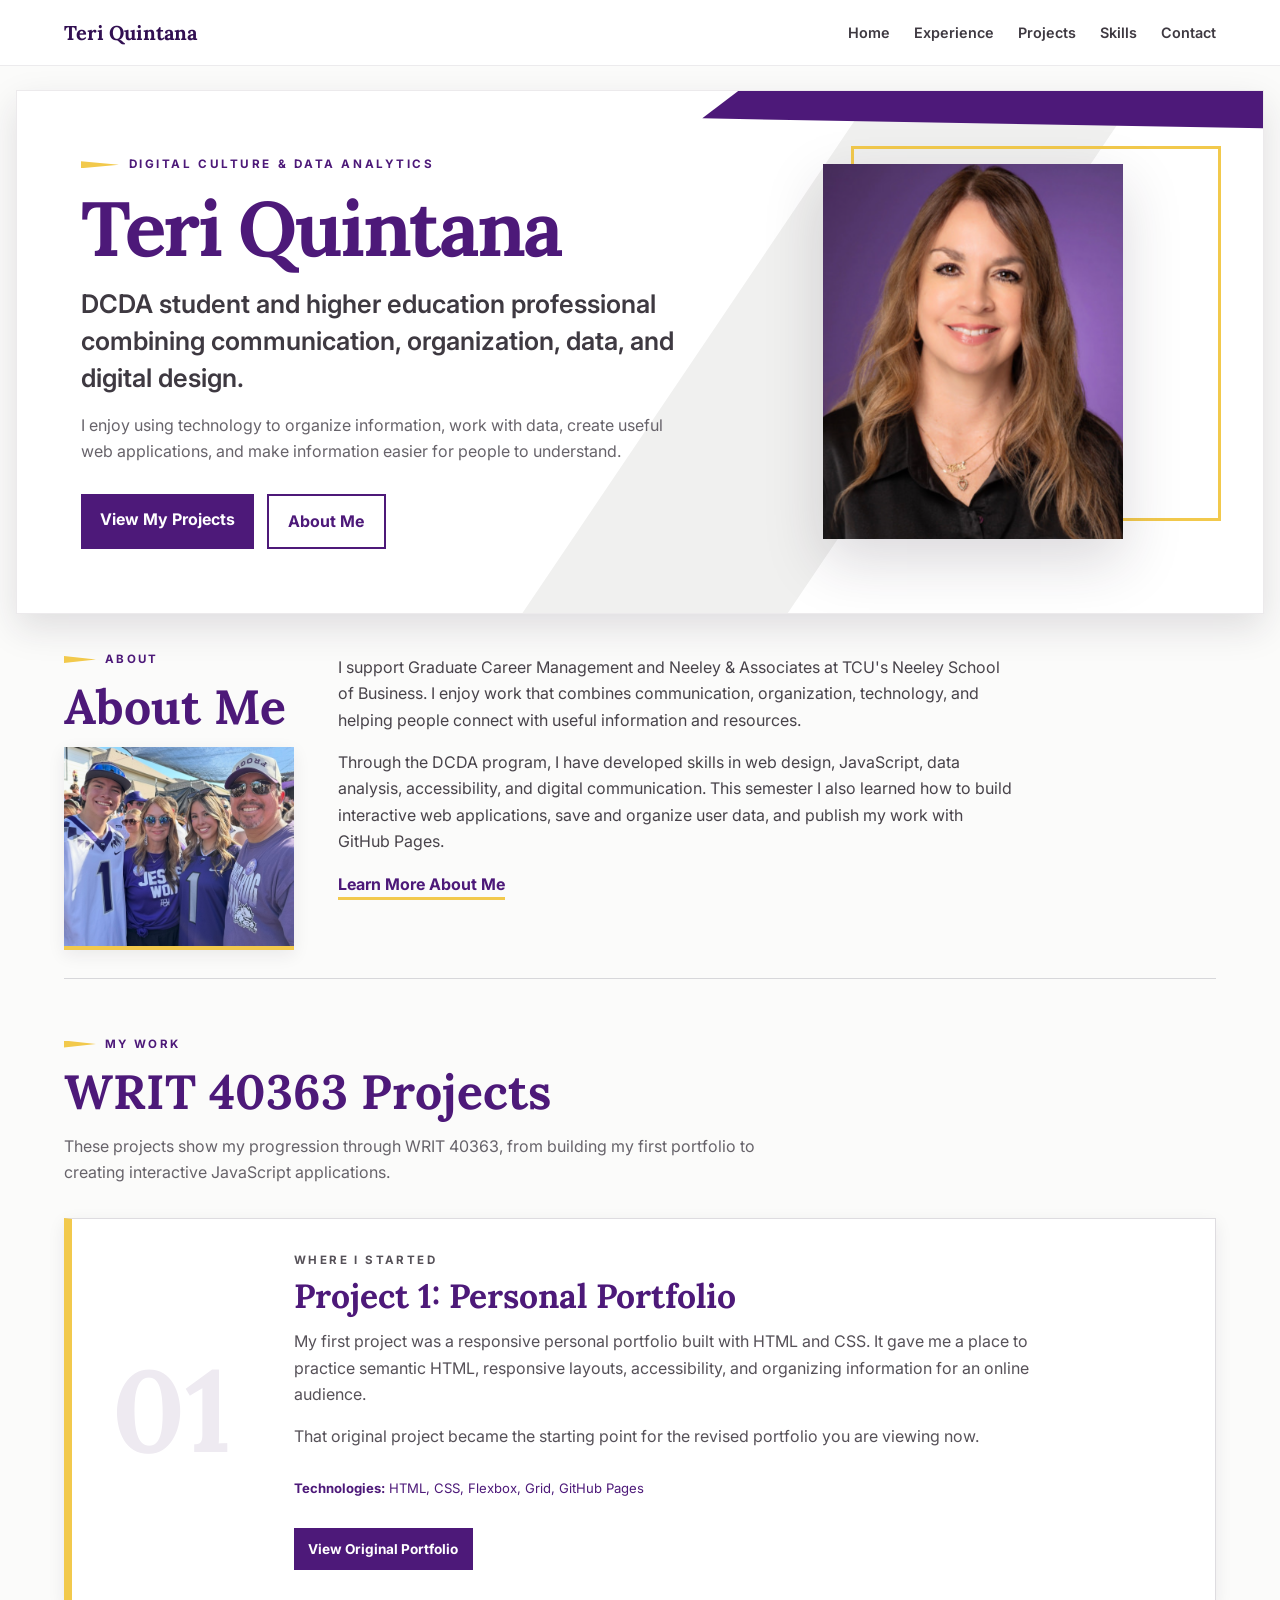
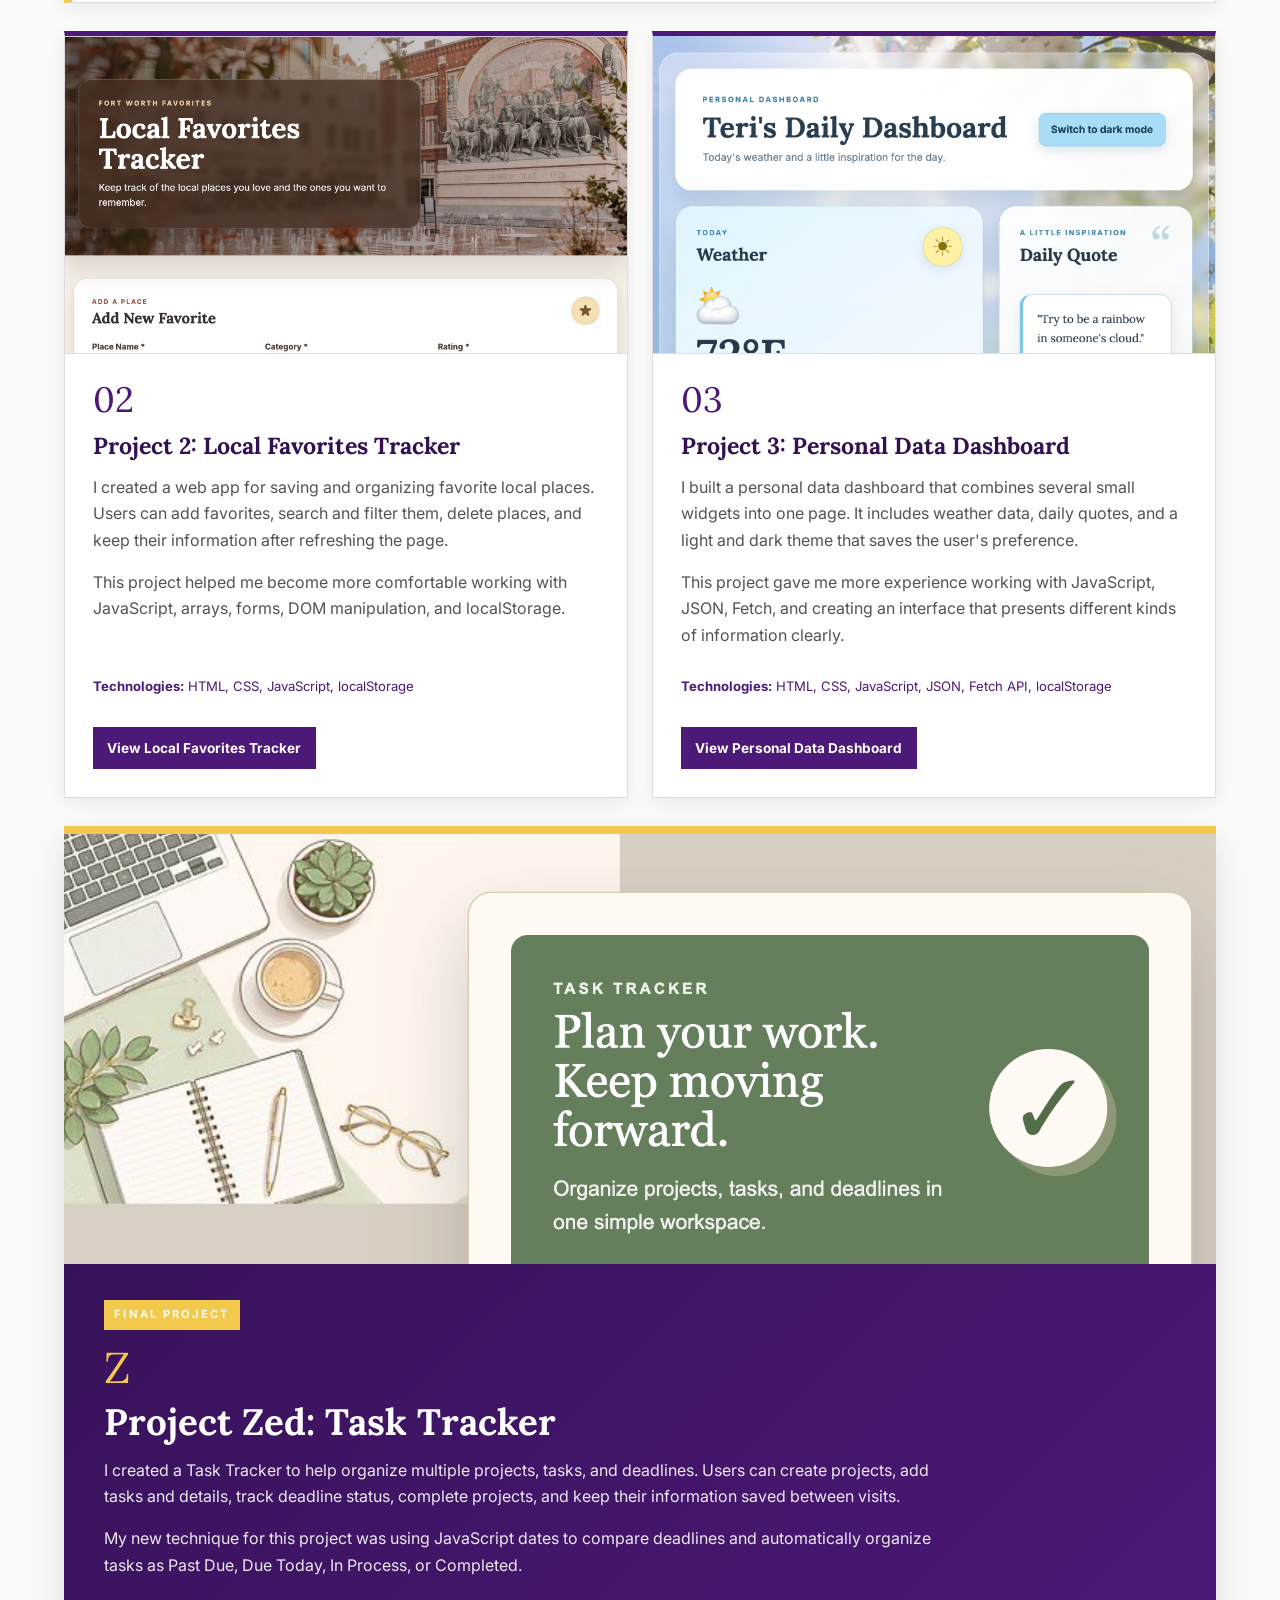
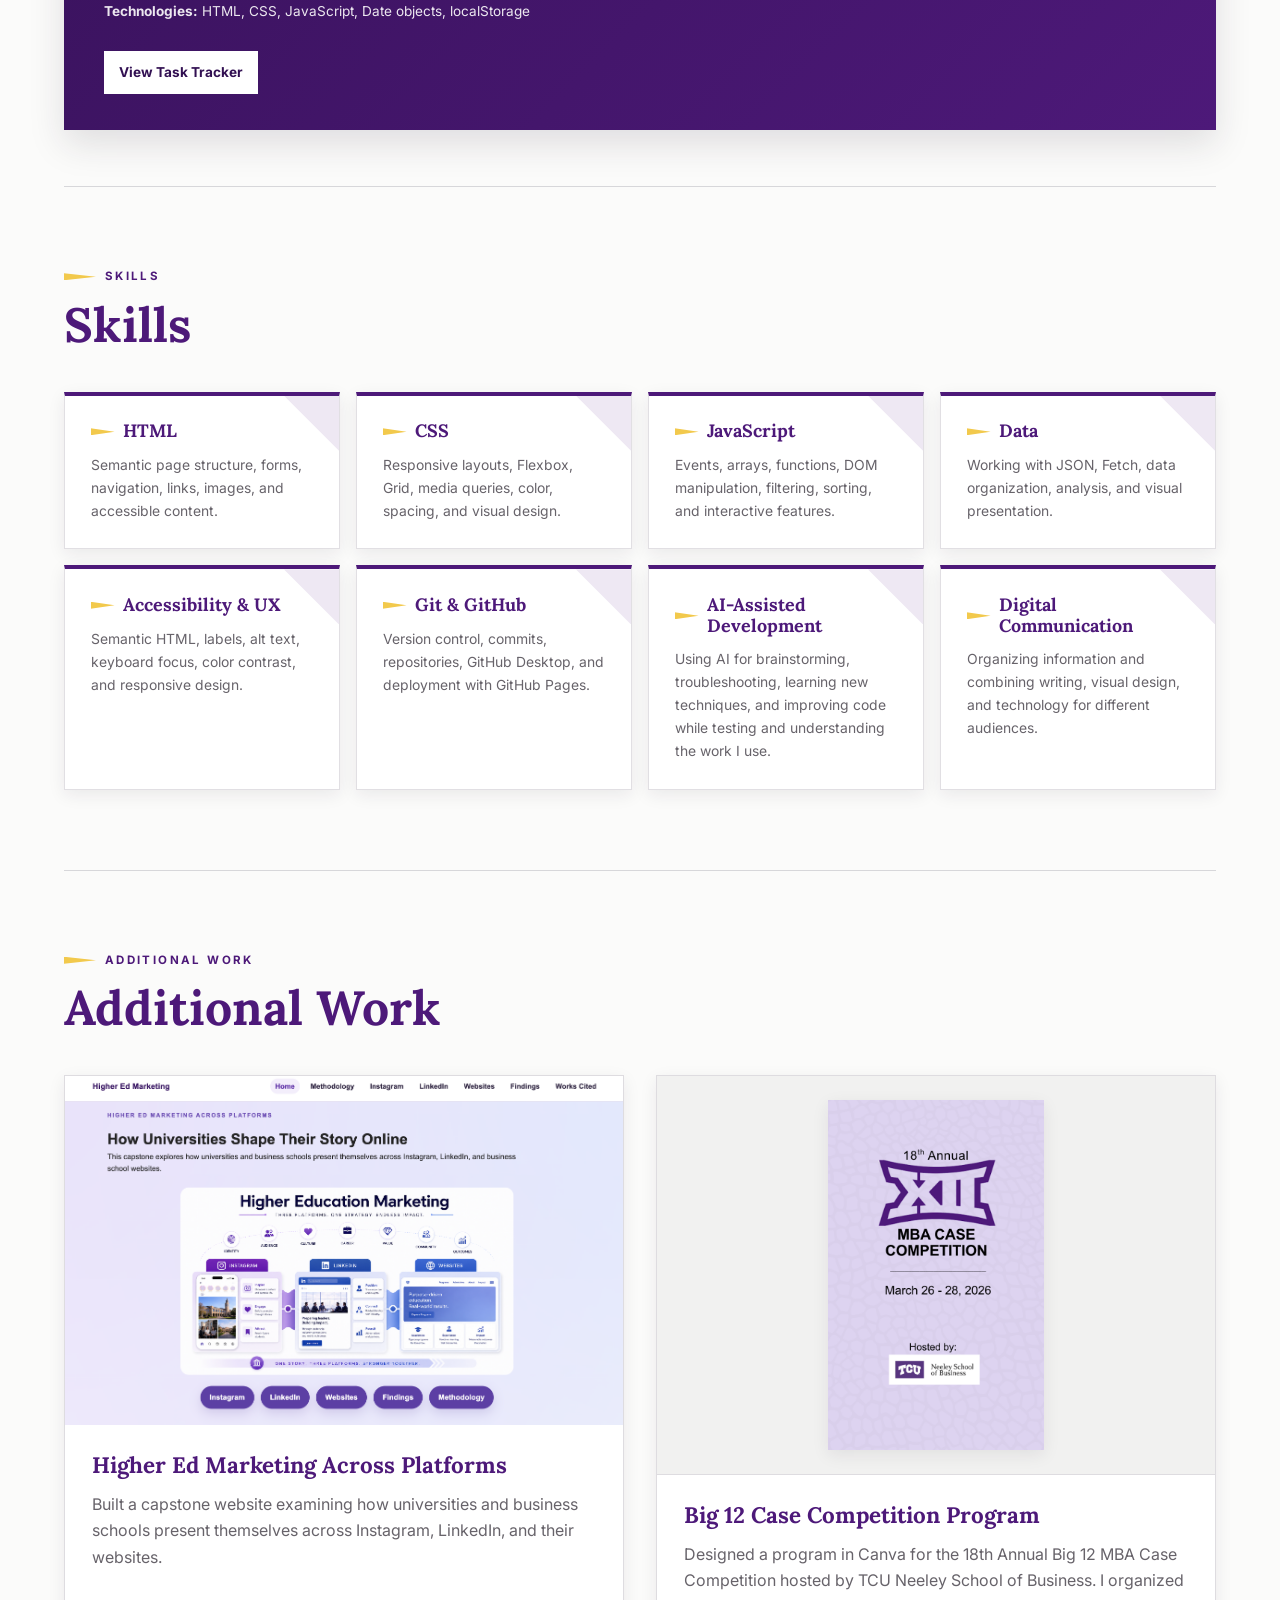
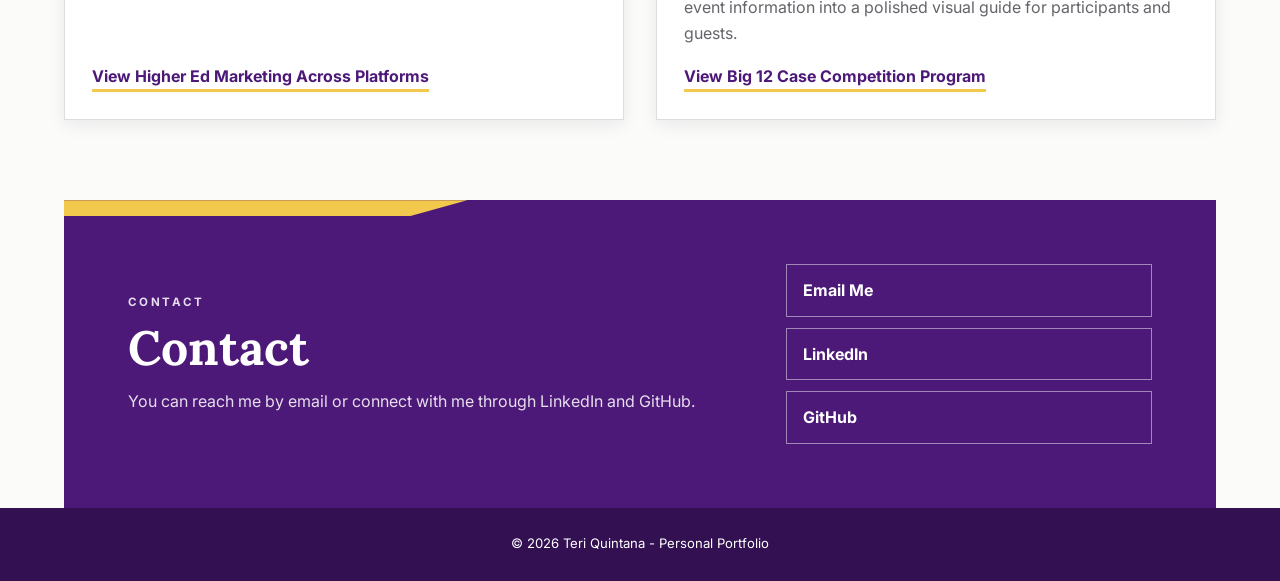
<file: index.html>
<!DOCTYPE html>
<html lang="en">

<head>
    <meta charset="UTF-8">

    <meta name="viewport" content="width=device-width, initial-scale=1.0">

    <meta name="description"
        content="Portfolio of Teri Quintana featuring web development, data, and digital communication projects.">

    <title>Teri Quintana | Portfolio</title>

    <link rel="stylesheet" href="css/styles.css">
</head>

<body>

    <a href="#main" class="skip-link">
        Skip to content
    </a>


    <!-- NAVIGATION -->

    <nav class="nav-container" aria-label="Main navigation">

        <a href="index.html" class="logo">
            Teri Quintana
        </a>

        <div class="nav-links">

            <a href="index.html">
                Home
            </a>

            <a href="about.html">Experience
            </a>

            <a href="#projects">
                Projects
            </a>

            <a href="#skills">
                Skills
            </a>

            <a href="#contact">
                Contact
            </a>

        </div>

    </nav>


    <!-- HERO -->

    <header class="home-hero">

        <div class="hero-copy">

            <p class="eyebrow">
                DIGITAL CULTURE & DATA ANALYTICS
            </p>

            <h1>
                Teri Quintana
            </h1>

            <p class="hero-lead">
                DCDA student and higher education professional combining
                communication, organization, data, and digital design.
            </p>

            <p class="hero-text">
                I enjoy using technology to organize information, work with data,
                create useful web applications, and make information easier for
                people to understand.
            </p>

            <div class="hero-actions">

                <a href="#projects" class="button button-primary">
                    View My Projects
                </a>

                <a href="about.html" class="button button-secondary">
                    About Me
                </a>

            </div>

        </div>


        <div class="hero-visual">

            <div class="photo-accent"></div>

            <div class="hero-photo">

                <img src="images/headshot.png" alt="Headshot of Teri Quintana">

            </div>

        </div>

    </header>


    <main id="main">


        <!-- ABOUT -->

        <section class="about" id="about">

            <div class="about-heading">

                <p class="section-kicker">
                    ABOUT
                </p>

                <h2>
                    About Me
                </h2>

                <img src="images/frogfam.jpg" alt="Quintana family wearing purple shirts at a TCU game day event"
                    class="about-family-image">

            </div>


            <div class="about-text">

                <p>
                    I support Graduate Career Management and Neeley & Associates
                    at TCU's Neeley School of Business. I enjoy work that combines
                    communication, organization, technology, and helping people
                    connect with useful information and resources.
                </p>

                <p>
                    Through the DCDA program, I have developed skills in web design,
                    JavaScript, data analysis, accessibility, and digital
                    communication. This semester I also learned how to build
                    interactive web applications, save and organize user data,
                    and publish my work with GitHub Pages.
                </p>

                <p>
                    <a href="about.html" class="text-link">
                        Learn More About Me
                    </a>
                </p>

            </div>

        </section>



        <!-- PROJECTS -->

        <section id="projects" class="projects-section">

            <div class="section-intro">

                <p class="section-kicker">
                    MY WORK
                </p>

                <h2>
                    WRIT 40363 Projects
                </h2>

                <p>
                    These projects show my progression through WRIT 40363,
                    from building my first portfolio to creating interactive
                    JavaScript applications.
                </p>

            </div>



            <!-- WHERE I STARTED -->

            <article class="starting-point">

                <div class="starting-number">
                    01
                </div>


                <div class="starting-copy">

                    <p class="starting-label">
                        WHERE I STARTED
                    </p>

                    <h3>
                        Project 1: Personal Portfolio
                    </h3>

                    <p>
                        My first project was a responsive personal portfolio built
                        with HTML and CSS. It gave me a place to practice semantic
                        HTML, responsive layouts, accessibility, and organizing
                        information for an online audience.
                    </p>

                    <p>
                        That original project became the starting point for the
                        revised portfolio you are viewing now.
                    </p>

                    <p class="technology">
                        <strong>Technologies:</strong>
                        HTML, CSS, Flexbox, Grid, GitHub Pages
                    </p>

                    <a href="projects/project1-original/index.html" class="project-link">
                        View Original Portfolio
                    </a>

                </div>

            </article>



            <!-- PROJECTS 2 AND 3 -->

            <div class="project-grid">


                <!-- PROJECT 2 -->

                <article class="project-card">

                    <div class="project-preview">

                        <img src="images/favorites-preview.png" alt="Preview of the Local Favorites Tracker">

                    </div>


                    <div class="project-content">

                        <div class="project-number">
                            02
                        </div>

                        <h3>
                            Project 2: Local Favorites Tracker
                        </h3>

                        <p>
                            I created a web app for saving and organizing favorite
                            local places. Users can add favorites, search and filter
                            them, delete places, and keep their information after
                            refreshing the page.
                        </p>

                        <p>
                            This project helped me become more comfortable working
                            with JavaScript, arrays, forms, DOM manipulation, and
                            localStorage.
                        </p>

                        <p class="technology">
                            <strong>Technologies:</strong>
                            HTML, CSS, JavaScript, localStorage
                        </p>

                        <a href="projects/project2-tracker/index.html" class="project-link">
                            View Local Favorites Tracker
                        </a>

                    </div>

                </article>



                <!-- PROJECT 3 -->

                <article class="project-card">

                    <div class="project-preview">

                        <img src="images/dashboard-preview.png" alt="Preview of the Personal Data Dashboard">

                    </div>


                    <div class="project-content">

                        <div class="project-number">
                            03
                        </div>

                        <h3>
                            Project 3: Personal Data Dashboard
                        </h3>

                        <p>
                            I built a personal data dashboard that combines several
                            small widgets into one page. It includes weather data,
                            daily quotes, and a light and dark theme that saves the
                            user's preference.
                        </p>

                        <p>
                            This project gave me more experience working with
                            JavaScript, JSON, Fetch, and creating an interface that
                            presents different kinds of information clearly.
                        </p>

                        <p class="technology">
                            <strong>Technologies:</strong>
                            HTML, CSS, JavaScript, JSON, Fetch API, localStorage
                        </p>

                        <a href="projects/project3-dashboard/index.html" class="project-link">
                            View Personal Data Dashboard
                        </a>

                    </div>

                </article>

            </div>



            <!-- PROJECT ZED -->

            <article class="featured-project">

                <div class="featured-preview">

                    <img src="images/zed-preview.png" alt="Preview of the Project Zed Task Tracker">

                </div>


                <div class="featured-content">

                    <p class="featured-label">
                        FINAL PROJECT
                    </p>

                    <div class="featured-number">
                        Z
                    </div>

                    <h3>
                        Project Zed: Task Tracker
                    </h3>

                    <p>
                        I created a Task Tracker to help organize multiple
                        projects, tasks, and deadlines. Users can create projects,
                        add tasks and details, track deadline status, complete
                        projects, and keep their information saved between visits.
                    </p>

                    <p>
                        My new technique for this project was using JavaScript
                        dates to compare deadlines and automatically organize
                        tasks as Past Due, Due Today, In Process, or Completed.
                    </p>

                    <p class="featured-technology">
                        <strong>Technologies:</strong>
                        HTML, CSS, JavaScript, Date objects, localStorage
                    </p>

                    <a href="projects/project-zed/index.html" class="featured-link">
                        View Task Tracker
                    </a>

                </div>

            </article>

        </section>



        <!-- SKILLS -->

        <section id="skills" class="skills-section">

            <div class="section-intro">

                <p class="section-kicker">
                    SKILLS
                </p>

                <h2>
                    Skills
                </h2>

            </div>


            <ul class="skills-grid">

                <li class="skill-card">
                    <h3>HTML</h3>

                    <p>
                        Semantic page structure, forms, navigation, links,
                        images, and accessible content.
                    </p>
                </li>


                <li class="skill-card">
                    <h3>CSS</h3>

                    <p>
                        Responsive layouts, Flexbox, Grid, media queries,
                        color, spacing, and visual design.
                    </p>
                </li>


                <li class="skill-card">
                    <h3>JavaScript</h3>

                    <p>
                        Events, arrays, functions, DOM manipulation,
                        filtering, sorting, and interactive features.
                    </p>
                </li>


                <li class="skill-card">
                    <h3>Data</h3>

                    <p>
                        Working with JSON, Fetch, data organization,
                        analysis, and visual presentation.
                    </p>
                </li>


                <li class="skill-card">
                    <h3>Accessibility & UX</h3>

                    <p>
                        Semantic HTML, labels, alt text, keyboard focus,
                        color contrast, and responsive design.
                    </p>
                </li>


                <li class="skill-card">
                    <h3>Git & GitHub</h3>

                    <p>
                        Version control, commits, repositories,
                        GitHub Desktop, and deployment with GitHub Pages.
                    </p>
                </li>


                <li class="skill-card">
                    <h3>AI-Assisted Development</h3>

                    <p>
                        Using AI for brainstorming, troubleshooting,
                        learning new techniques, and improving code while
                        testing and understanding the work I use.
                    </p>
                </li>


                <li class="skill-card">
                    <h3>Digital Communication</h3>

                    <p>
                        Organizing information and combining writing,
                        visual design, and technology for different audiences.
                    </p>
                </li>

            </ul>

        </section>



        <!-- ADDITIONAL WORK -->

        <section class="additional-section">

            <div class="section-intro">

                <p class="section-kicker">
                    ADDITIONAL WORK
                </p>

                <h2>
                    Additional Work
                </h2>

            </div>


            <div class="additional-grid">


                <!-- CAPSTONE -->

                <article class="visual-project">

                    <div class="visual-project-image">

                        <img src="images/CapstoneProject_2026.png"
                            alt="Homepage preview of the Higher Ed Marketing Across Platforms capstone project">

                    </div>


                    <div class="visual-project-copy">

                        <h3>
                            Higher Ed Marketing Across Platforms
                        </h3>

                        <p>
                            Built a capstone website examining how universities
                            and business schools present themselves across Instagram,
                            LinkedIn, and their websites.
                        </p>

                        <a href="https://teriquint.github.io/CapstoneFinalProject/" target="_blank" rel="noopener"
                            class="text-link">
                            View Higher Ed Marketing Across Platforms
                        </a>

                    </div>

                </article>



                <!-- BIG 12 PROGRAM -->

                <article class="visual-project">

                    <div class="program-preview">

                        <img src="images/Big12prog_2026.png"
                            alt="Cover of the 18th Annual Big 12 MBA Case Competition program">

                    </div>


                    <div class="visual-project-copy">

                        <h3>
                            Big 12 Case Competition Program
                        </h3>

                        <p>
                            Designed a program in Canva for the 18th Annual
                            Big 12 MBA Case Competition hosted by TCU Neeley
                            School of Business. I organized event information
                            into a polished visual guide for participants and guests.
                        </p>

                        <a href="https://canva.link/5jg4415i4o3rdum" target="_blank" rel="noopener" class="text-link">
                            View Big 12 Case Competition Program
                        </a>

                    </div>

                </article>

            </div>

        </section>



        <!-- CONTACT -->

        <section id="contact" class="contact-section">

            <div>

                <p class="contact-label">
                    CONTACT
                </p>

                <h2>
                    Contact
                </h2>

                <p>
                    You can reach me by email or connect with me through
                    LinkedIn and GitHub.
                </p>

            </div>


            <div class="contact-links">

                <a href="mailto:t.quintana@tcu.edu">
                    Email Me
                </a>

                <a href="https://www.linkedin.com/in/teri-quintana-64562327b" target="_blank" rel="noopener">
                    LinkedIn
                </a>

                <a href="https://github.com/teriquint" target="_blank" rel="noopener">
                    GitHub
                </a>

            </div>

        </section>

    </main>


    <footer>

        <p>
            &copy; 2026 Teri Quintana - Personal Portfolio
        </p>

    </footer>

</body>

</html>
</file>
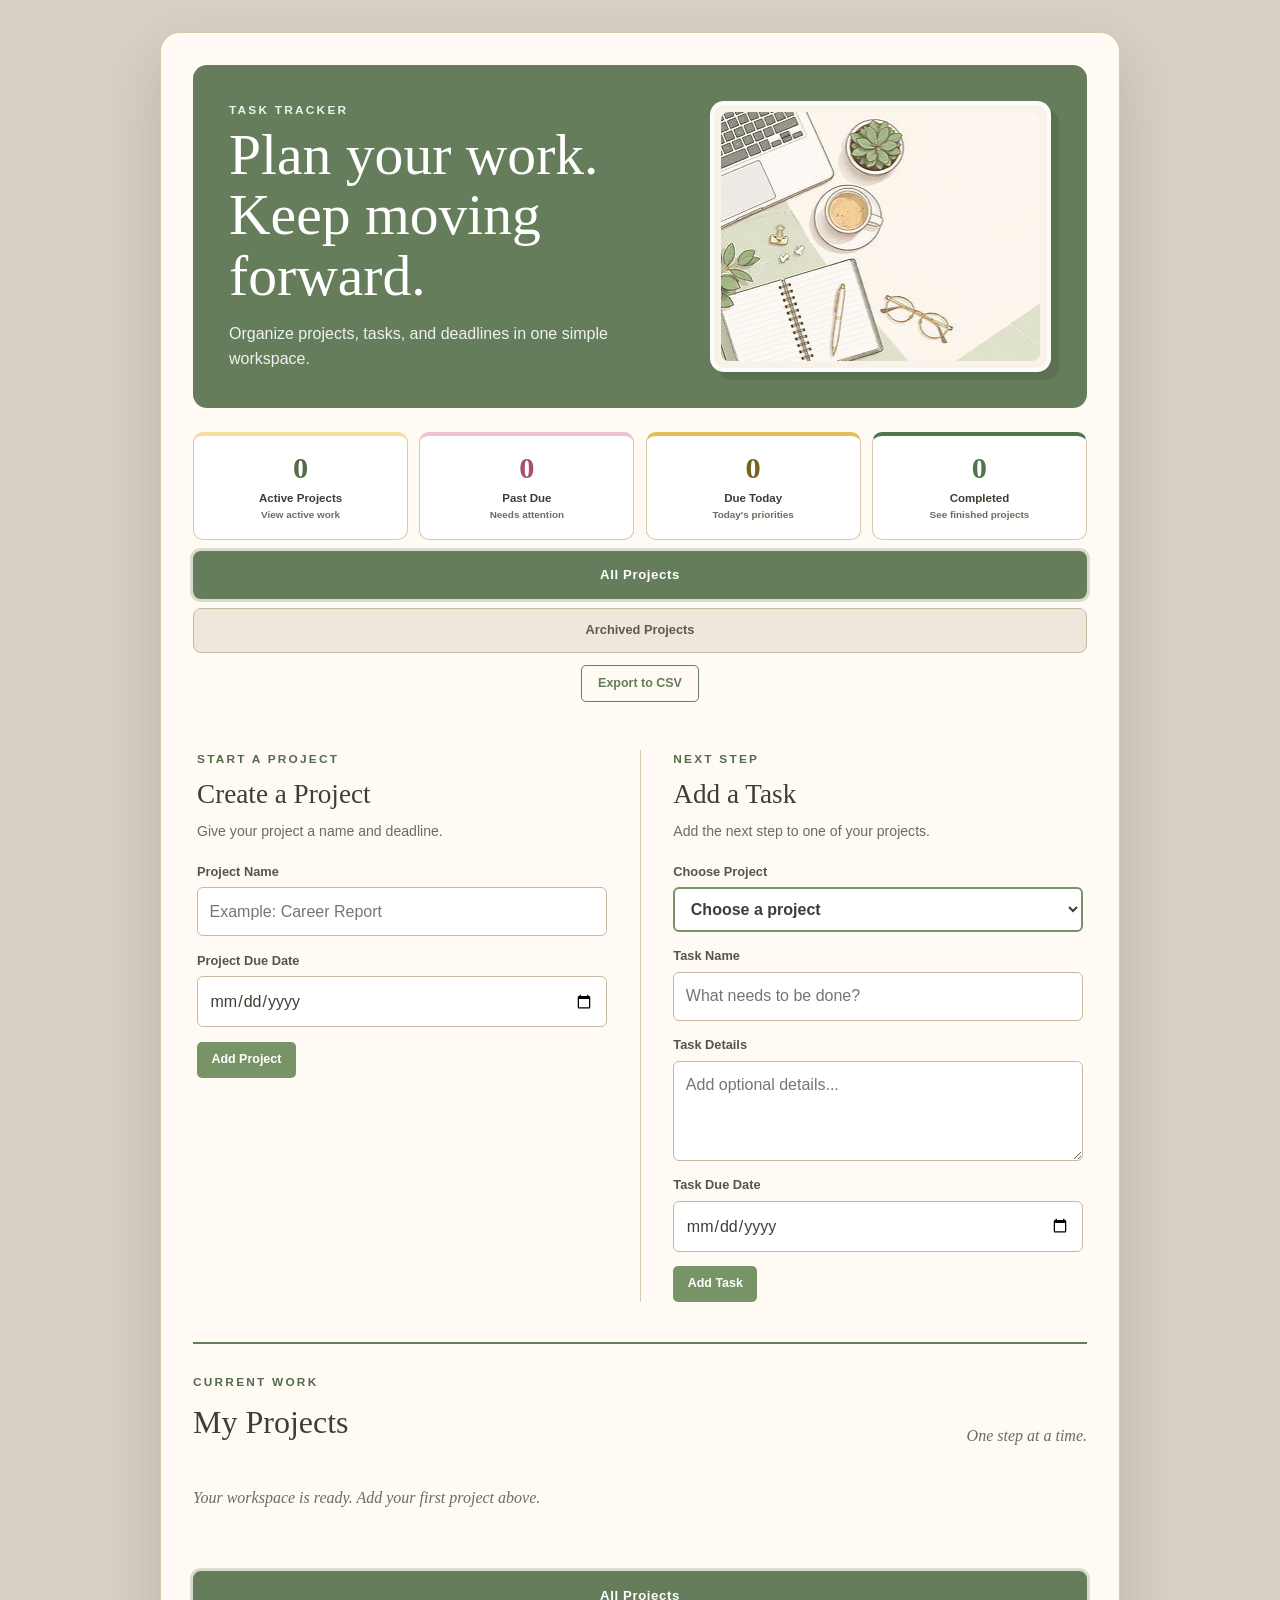
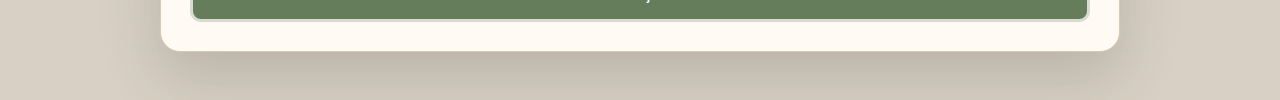
<file: projects/project-zed/index.html>
<!doctype html>
<html lang="en">

<head>
    <meta charset="utf-8">

    <meta
        name="viewport"
        content="width=device-width, initial-scale=1"
    >

    <meta
        name="description"
        content="Task Tracker helps users organize projects, tasks, and deadlines."
    >

    <title>Task Tracker</title>

    <link
        rel="stylesheet"
        href="css/styles.css"
    >
</head>

<body>

    <main class="app-shell">

        <!-- HEADER -->

        <header class="app-header">

            <div class="header-copy">

                <p class="eyebrow">
                    TASK TRACKER
                </p>

                <h1>
                    Plan your work.<br>
                    Keep moving forward.
                </h1>

                <p class="header-text">
                    Organize projects, tasks, and deadlines
                    in one simple workspace.
                </p>

            </div>


            <div class="header-graphic">

                <img
                    src="images/office-background.jpg"
                    alt=""
                    aria-hidden="true"
                >

            </div>

        </header>


        <!-- DASHBOARD -->

        <section
            class="dashboard-filters"
            aria-label="Task tracker filters"
        >

            <div class="summary-strip">

                <button
                    class="summary-card active-summary"
                    type="button"
                    data-filter="active"
                >

                    <span
                        class="summary-number"
                        id="projects-count"
                    >
                        0
                    </span>

                    <span class="summary-label">
                        Active Projects
                    </span>

                    <span class="summary-hint">
                        View active work
                    </span>

                </button>


                <button
                    class="summary-card overdue-summary"
                    type="button"
                    data-filter="overdue"
                >

                    <span
                        class="summary-number overdue-number"
                        id="overdue-count"
                    >
                        0
                    </span>

                    <span class="summary-label">
                        Past Due
                    </span>

                    <span class="summary-hint">
                        Needs attention
                    </span>

                </button>


                <button
                    class="summary-card today-summary"
                    type="button"
                    data-filter="today"
                >

                    <span
                        class="summary-number today-number"
                        id="today-count"
                    >
                        0
                    </span>

                    <span class="summary-label">
                        Due Today
                    </span>

                    <span class="summary-hint">
                        Today's priorities
                    </span>

                </button>


                <button
                    class="summary-card completed-summary"
                    type="button"
                    data-filter="completed"
                >

                    <span
                        class="summary-number completed-number"
                        id="completed-count"
                    >
                        0
                    </span>

                    <span class="summary-label">
                        Completed
                    </span>

                    <span class="summary-hint">
                        See finished projects
                    </span>

                </button>

            </div>


            <button
                class="all-tasks-button"
                type="button"
                data-filter="all"
            >
                All Projects
            </button>


            <button
                class="archive-projects-button"
                type="button"
                data-filter="archived"
            >
                Archived Projects
            </button>


            <div class="export-row">

                <button
                    class="export-button"
                    id="export-csv"
                    type="button"
                >
                    Export to CSV
                </button>

            </div>

        </section>


        <!-- CREATE / ADD -->

        <section class="workspace">

            <div class="workspace-section">

                <p class="section-label">
                    START A PROJECT
                </p>

                <h2>
                    Create a Project
                </h2>

                <p class="section-description">
                    Give your project a name and deadline.
                </p>


                <form id="project-form">

                    <div>

                        <label for="new-project-name">
                            Project Name
                        </label>

                        <input
                            type="text"
                            id="new-project-name"
                            name="new-project-name"
                            placeholder="Example: Career Report"
                            required
                        >

                    </div>


                    <div>

                        <label for="new-project-due-date">
                            Project Due Date
                        </label>

                        <input
                            type="date"
                            id="new-project-due-date"
                            name="new-project-due-date"
                            required
                        >

                    </div>


                    <button type="submit">
                        Add Project
                    </button>

                </form>

            </div>


            <div
                class="workspace-divider"
                aria-hidden="true"
            ></div>


            <div class="workspace-section">

                <p class="section-label">
                    NEXT STEP
                </p>

                <h2>
                    Add a Task
                </h2>

                <p class="section-description">
                    Add the next step to one of your projects.
                </p>


                <form id="task-form">

                    <div>

                        <label for="project-select">
                            Choose Project
                        </label>

                        <select
                            id="project-select"
                            name="project-select"
                            required
                        >

                            <option value="">
                                Choose a project
                            </option>

                        </select>

                    </div>


                    <div>

                        <label for="task-name">
                            Task Name
                        </label>

                        <input
                            type="text"
                            id="task-name"
                            name="task-name"
                            placeholder="What needs to be done?"
                            required
                        >

                    </div>


                    <div>

                        <label for="task-details">
                            Task Details
                        </label>

                        <textarea
                            id="task-details"
                            name="task-details"
                            rows="3"
                            placeholder="Add optional details..."
                        ></textarea>

                    </div>


                    <div>

                        <label for="due-date">
                            Task Due Date
                        </label>

                        <input
                            type="date"
                            id="due-date"
                            name="due-date"
                            required
                        >

                    </div>


                    <button type="submit">
                        Add Task
                    </button>

                </form>

            </div>

        </section>


        <!-- PROJECTS -->

        <section
            class="projects-area"
            id="projects-area"
            aria-labelledby="projects-heading"
        >

            <div class="projects-heading">

                <div>

                    <p class="section-label">
                        CURRENT WORK
                    </p>

                    <h2 id="projects-heading">
                        My Projects
                    </h2>

                </div>


                <p class="projects-message">
                    One step at a time.
                </p>

            </div>


            <p
                id="filter-message"
                aria-live="polite"
                hidden
            ></p>


            <p id="empty-message">
                Your workspace is ready.
                Add your first project above.
            </p>


            <div id="task-list"></div>


            <button
                class="all-tasks-button bottom-all-tasks-button"
                type="button"
                data-filter="all"
            >
                All Projects
            </button>

        </section>

    </main>


    <script
        src="js/app.js"
        defer
    ></script>

</body>

</html>
</file>
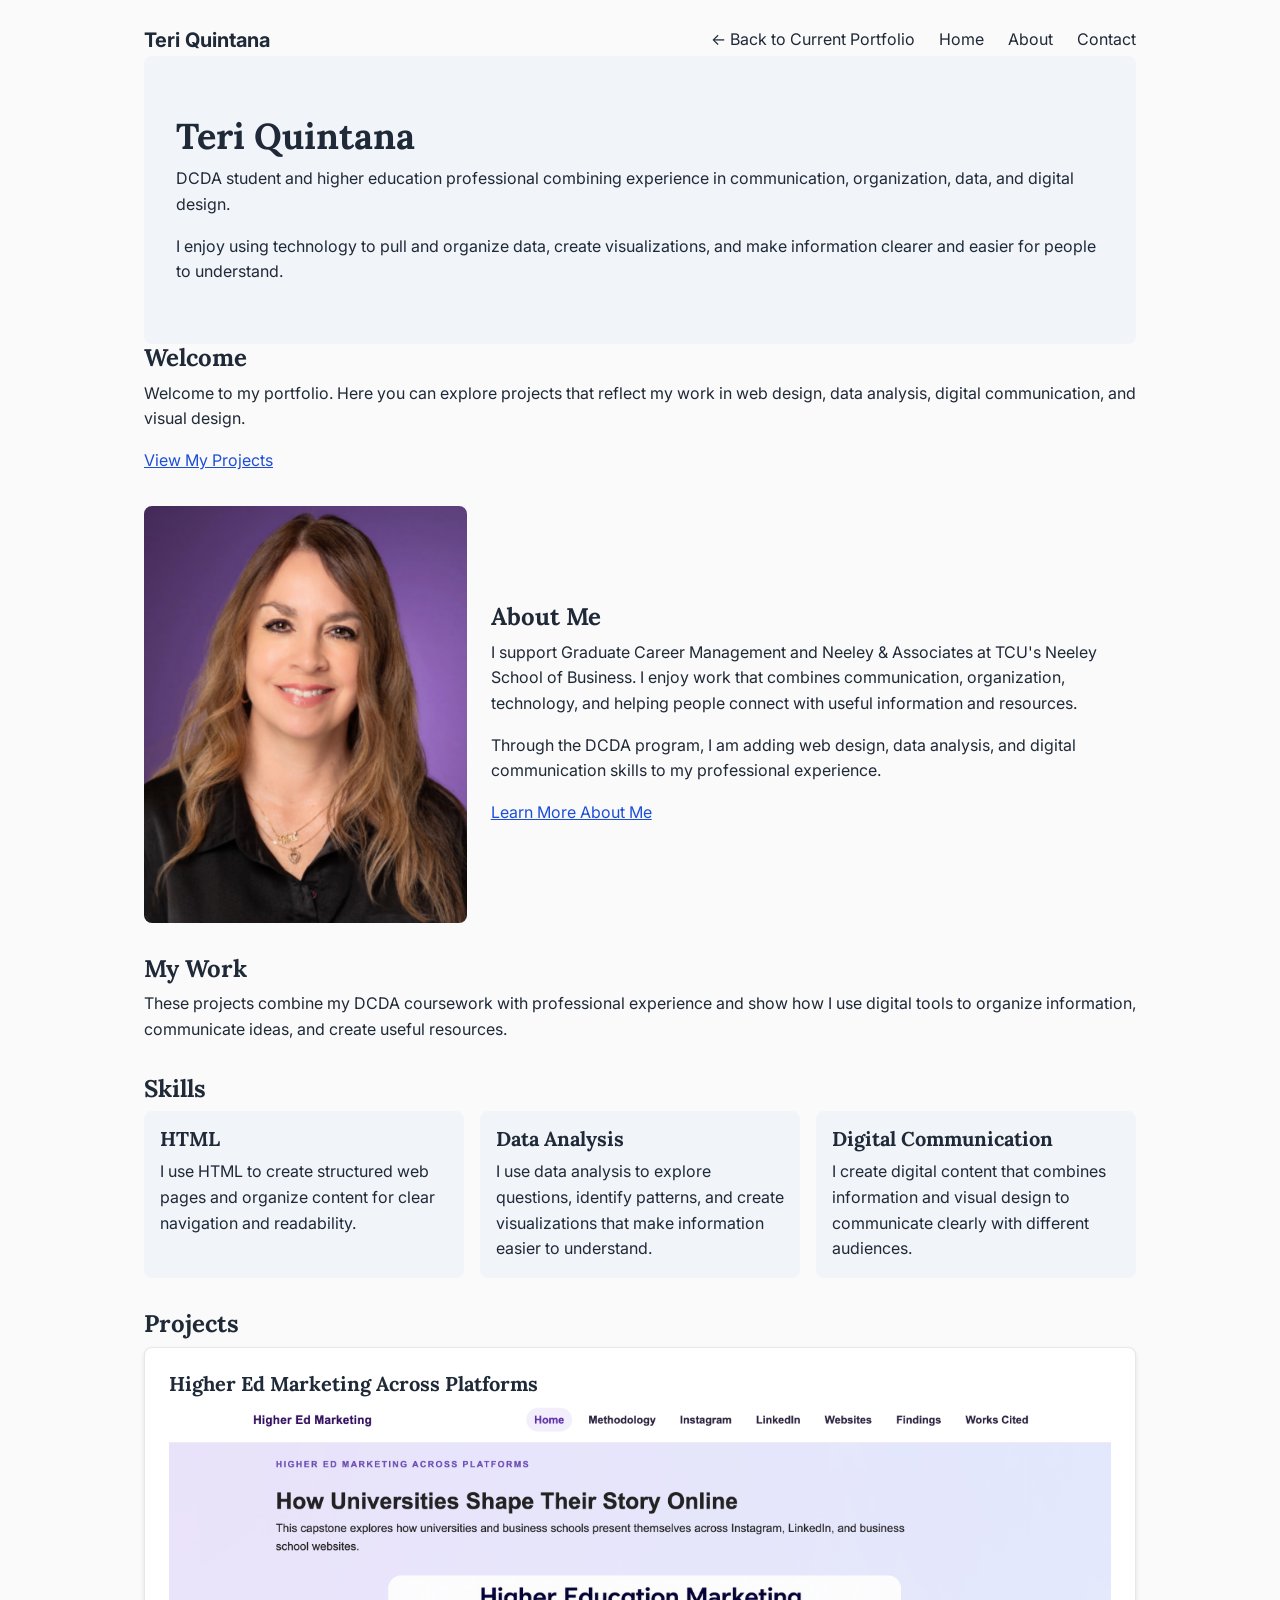
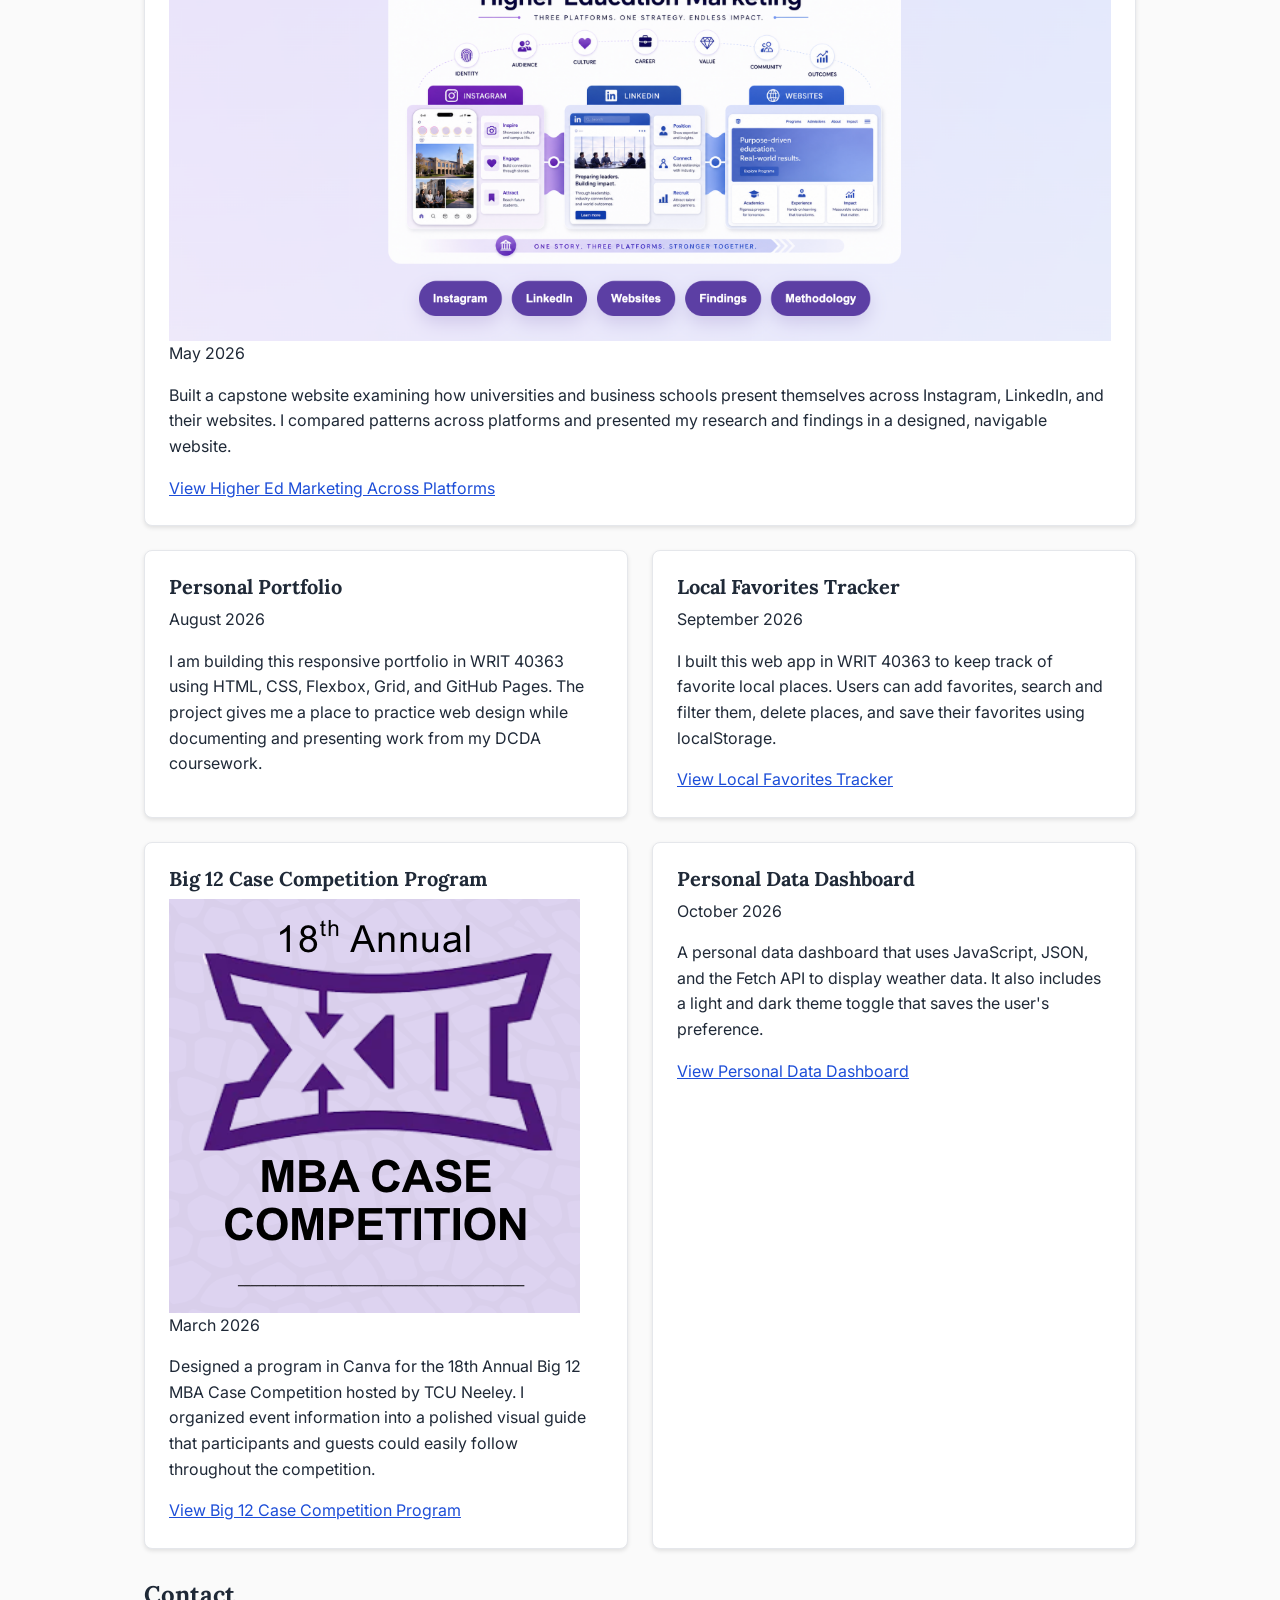
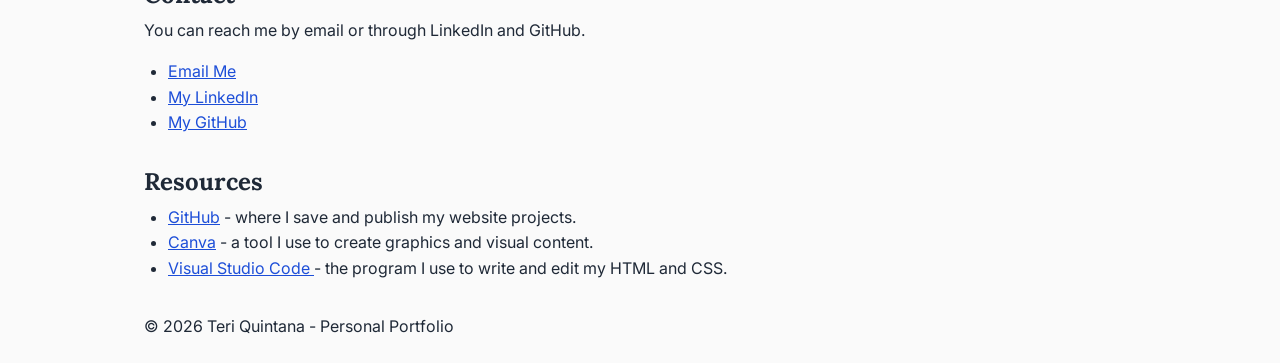
<file: projects/project1-original/index.html>
<!DOCTYPE html>
<html lang="en">

<head>
    <meta charset="UTF-8">
    <meta name="viewport" content="width=device-width, initial-scale=1.0">
    <title>Teri Quintana | Portfolio</title>
    <link rel="stylesheet" href="css/styles.css">
</head>

<body>
    <nav class="nav-container">
        <a href="index.html" class="logo">Teri Quintana</a>

        <div class="nav-links">
            <a href="../../index.html">← Back to Current Portfolio</a>
            <a href="index.html">Home</a>
            <a href="about.html">About</a>
            <a href="index.html#contact">Contact</a>
        </div>
    </nav>

    <header>
        <div class="header-text">
            <h1>Teri Quintana</h1>

            <p>
                DCDA student and higher education professional combining experience in communication,
                organization, data, and digital design.
            </p>

            <p>
                I enjoy using technology to pull and organize data, create visualizations, and make
                information clearer and easier for people to understand.
            </p>
        </div>
    </header>

    <main>
        <section>
            <h2>Welcome</h2>

            <p>
                Welcome to my portfolio. Here you can explore projects that reflect my work in web design,
                data analysis, digital communication, and visual design.
            </p>

            <p><a href="#work">View My Projects</a></p>
        </section>

        <section class="about">
            <div class="about-image">
                <img src="images/headshot.png" alt="Headshot of Teri Quintana">
            </div>

            <div class="about-text">
                <h2 id="about">About Me</h2>

                <p>
                    I support Graduate Career Management and Neeley & Associates at TCU's Neeley School
                    of Business. I enjoy work that combines communication, organization, technology,
                    and helping people connect with useful information and resources.
                </p>

                <p>
                    Through the DCDA program, I am adding web design, data analysis, and digital
                    communication skills to my professional experience.
                </p>

                <p><a href="about.html">Learn More About Me</a></p>
            </div>
        </section>

        <section>
            <h2 id="work">My Work</h2>

            <p>
                These projects combine my DCDA coursework with professional experience and show how I use
                digital tools to organize information, communicate ideas, and create useful resources.
            </p>
        </section>

        <section>
            <h2>Skills</h2>

            <ul class="skills-grid">
                <li class="skill-card">
                    <h3>HTML</h3>

                    <p>
                        I use HTML to create structured web pages and organize content for clear navigation
                        and readability.
                    </p>
                </li>

                <li class="skill-card">
                    <h3>Data Analysis</h3>

                    <p>
                        I use data analysis to explore questions, identify patterns, and create visualizations
                        that make information easier to understand.
                    </p>
                </li>

                <li class="skill-card">
                    <h3>Digital Communication</h3>

                    <p>
                        I create digital content that combines information and visual design to communicate
                        clearly with different audiences.
                    </p>
                </li>
            </ul>
        </section>

        <section>
            <h2>Projects</h2>

            <ul class="project-list">

                <li class="project-card featured">
                    <h3>Higher Ed Marketing Across Platforms</h3>

                    <img src="images/CapstoneProject_2026.png"
                        alt="Homepage preview of the Higher Ed Marketing Across Platforms capstone project">

                    <p><time datetime="2026-05">May 2026</time></p>

                    <p>
                        Built a capstone website examining how universities and business schools present
                        themselves across Instagram, LinkedIn, and their websites. I compared patterns
                        across platforms and presented my research and findings in a designed, navigable website.
                    </p>

                    <p>
                        <a href="https://teriquint.github.io/CapstoneFinalProject/" target="_blank" rel="noopener">
                            View Higher Ed Marketing Across Platforms
                        </a>
                    </p>
                </li>

                <li class="project-card">
                    <h3>Personal Portfolio</h3>

                    <p><time datetime="2026-08">August 2026</time></p>

                    <p>
                        I am building this responsive portfolio in WRIT 40363 using HTML, CSS, Flexbox,
                        Grid, and GitHub Pages. The project gives me a place to practice web design while
                        documenting and presenting work from my DCDA coursework.
                    </p>
                </li>

                <li class="project-card">
                    <h3>Local Favorites Tracker</h3>

                    <p><time datetime="2026-09">September 2026</time></p>

                    <p>
                        I built this web app in WRIT 40363 to keep track of favorite local places.
                        Users can add favorites, search and filter them, delete places, and save
                        their favorites using localStorage.
                    </p>

                    <p>
                        <a href="https://teriquint.github.io/local-favorites-tracker/" target="_blank"
                            rel="noopener">
                            View Local Favorites Tracker
                        </a>
                    </p>
                </li>

                <li class="project-card">
                    <h3>Big 12 Case Competition Program</h3>

                    <img src="images/Big12prog_2026.png"
                        alt="Cover of the 18th Annual Big 12 MBA Case Competition program">

                    <p><time datetime="2026-03">March 2026</time></p>

                    <p>
                        Designed a program in Canva for the 18th Annual Big 12 MBA Case Competition
                        hosted by TCU Neeley. I organized event information into a polished visual guide
                        that participants and guests could easily follow throughout the competition.
                    </p>

                    <p>
                        <a href="https://canva.link/5jg4415i4o3rdum" target="_blank" rel="noopener">
                            View Big 12 Case Competition Program
                        </a>
                    </p>
                </li>

                <li class="project-card">
                    <h3>Personal Data Dashboard</h3>

                    <p><time datetime="2026-10">October 2026</time></p>

                    <p>
                        A personal data dashboard that uses JavaScript, JSON, and the Fetch API
                        to display weather data. It also includes a light and dark theme toggle
                        that saves the user's preference.
                    </p>

                    <p>
                        <a href="https://teriquint.github.io/dashboard/" target="_blank" rel="noopener">
                            View Personal Data Dashboard
                        </a>
                    </p>
                </li>

            </ul>
        </section>

        <section id="contact">
            <h2>Contact</h2>

            <p>You can reach me by email or through LinkedIn and GitHub.</p>

            <ul>
                <li>
                    <a href="mailto:t.quintana@tcu.edu">Email Me</a>
                </li>

                <li>
                    <a href="https://www.linkedin.com/in/teri-quintana-64562327b" target="_blank"
                        rel="noopener">
                        My LinkedIn
                    </a>
                </li>

                <li>
                    <a href="https://github.com/teriquint" target="_blank" rel="noopener">
                        My GitHub
                    </a>
                </li>
            </ul>
        </section>
    </main>

    <aside id="resources">
        <h2>Resources</h2>

        <ul>
            <li>
                <a href="https://github.com/" target="_blank" rel="noopener">GitHub</a>
                - where I save and publish my website projects.
            </li>

            <li>
                <a href="https://www.canva.com/" target="_blank" rel="noopener">Canva</a>
                - a tool I use to create graphics and visual content.
            </li>

            <li>
                <a href="https://code.visualstudio.com/" target="_blank" rel="noopener">
                    Visual Studio Code
                </a>
                - the program I use to write and edit my HTML and CSS.
            </li>
        </ul>
    </aside>

    <footer>
        <p>&copy; 2026 Teri Quintana - Personal Portfolio</p>
    </footer>

</body>

</html>
</file>
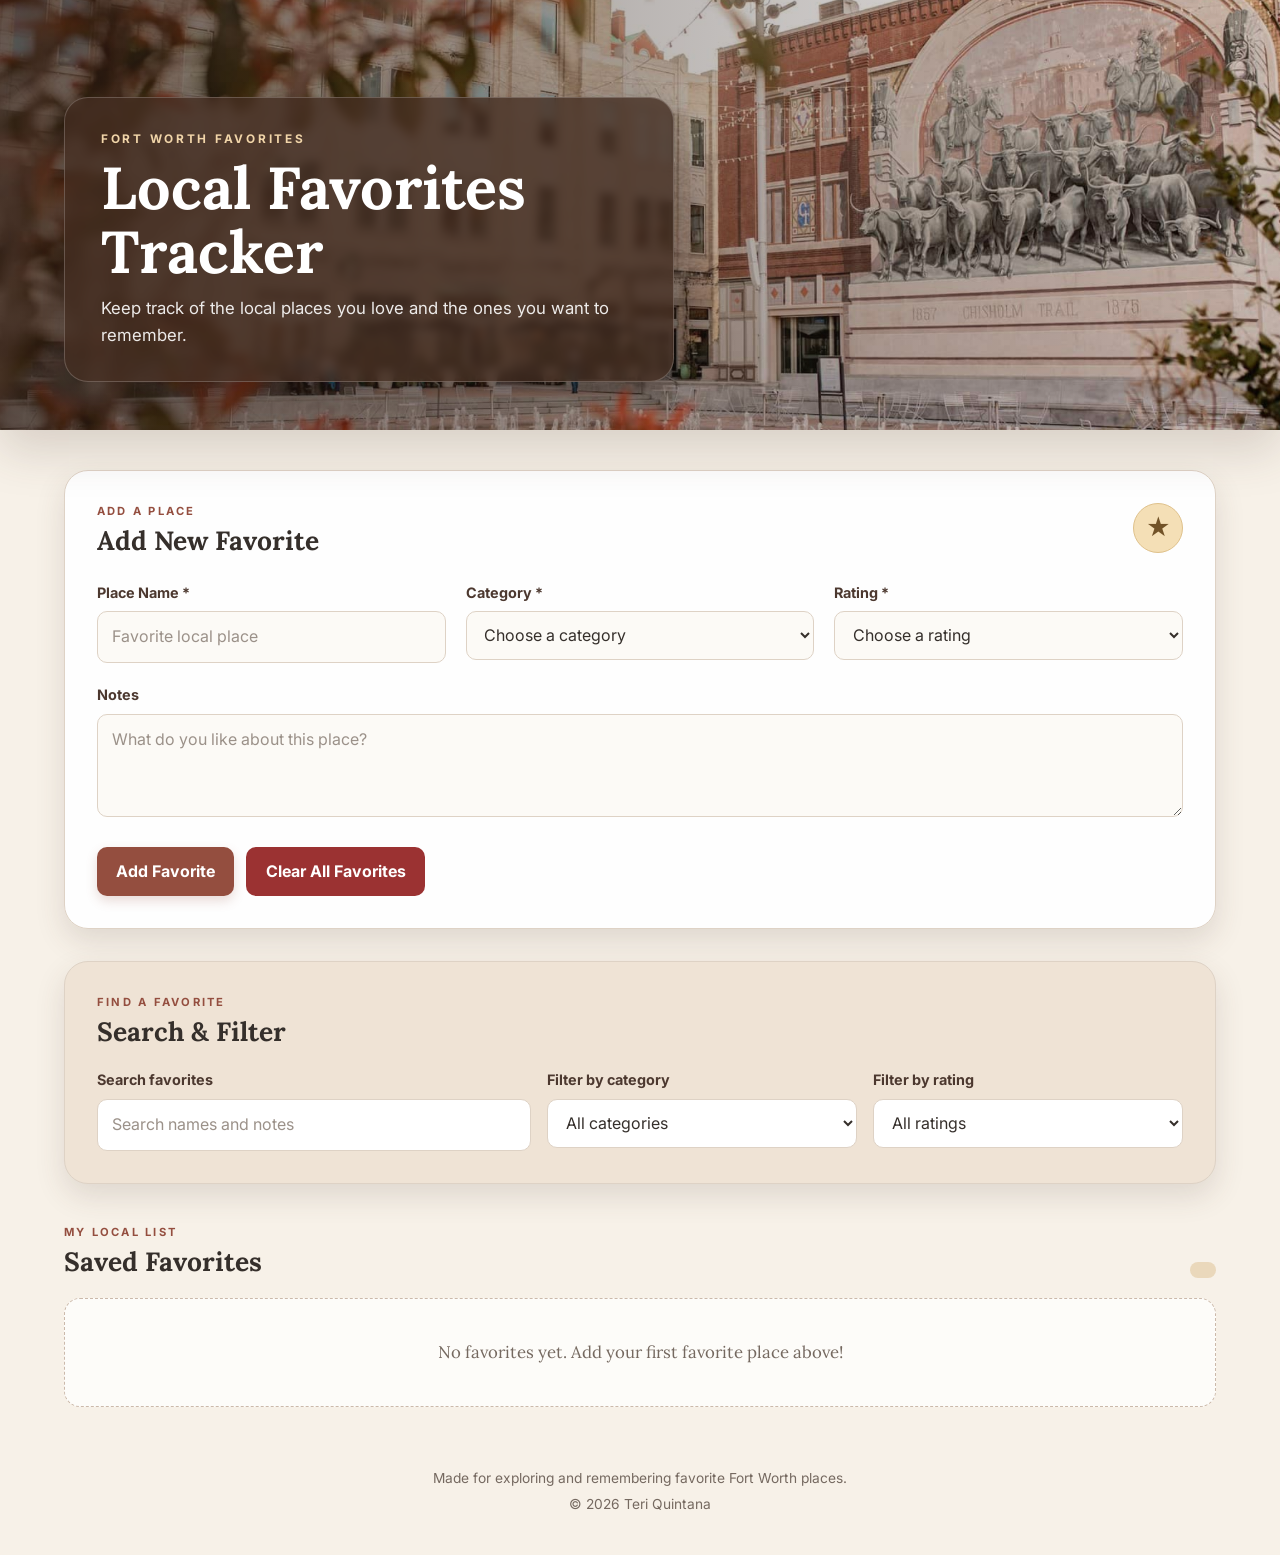
<file: projects/project2-tracker/index.html>
<!DOCTYPE html>
<html lang="en">

<head>
    <meta charset="UTF-8">
    <meta name="viewport" content="width=device-width, initial-scale=1.0">

    <meta
        name="description"
        content="A personal tracker for favorite local Fort Worth places."
    >

    <title>Local Favorites Tracker</title>

    <link rel="stylesheet" href="css/styles.css">
</head>

<body>

    <header class="hero">

        <div class="hero-content">

            <p class="hero-label">
                FORT WORTH FAVORITES
            </p>

            <h1>
                Local Favorites Tracker
            </h1>

            <p class="hero-subtitle">
                Keep track of the local places you love and
                the ones you want to remember.
            </p>

        </div>

    </header>


    <main>

        <section class="add-section">

            <div class="section-heading">

                <div>
                    <p class="section-label">
                        ADD A PLACE
                    </p>

                    <h2>
                        Add New Favorite
                    </h2>
                </div>

                <span
                    class="section-icon"
                    aria-hidden="true"
                >
                    ★
                </span>

            </div>


            <form id="add-favorite-form">

                <div class="form-grid">

                    <div class="form-group">
                        <label for="name">
                            Place Name *
                        </label>

                        <input
                            type="text"
                            id="name"
                            name="name"
                            placeholder="Favorite local place"
                            required
                            aria-required="true"
                        >
                    </div>


                    <div class="form-group">
                        <label for="category">
                            Category *
                        </label>

                        <select
                            id="category"
                            name="category"
                            required
                            aria-required="true"
                        >
                            <option value="">
                                Choose a category
                            </option>

                            <option value="restaurants">
                                Restaurant
                            </option>

                            <option value="coffee">
                                Coffee
                            </option>

                            <option value="shopping">
                                Shopping
                            </option>

                            <option value="entertainment">
                                Entertainment
                            </option>

                            <option value="outdoors">
                                Outdoors
                            </option>
                        </select>
                    </div>


                    <div class="form-group">
                        <label for="rating">
                            Rating *
                        </label>

                        <select
                            id="rating"
                            name="rating"
                            required
                            aria-required="true"
                        >
                            <option value="">
                                Choose a rating
                            </option>

                            <option value="5">
                                5 stars
                            </option>

                            <option value="4">
                                4 stars
                            </option>

                            <option value="3">
                                3 stars
                            </option>

                            <option value="2">
                                2 stars
                            </option>

                            <option value="1">
                                1 star
                            </option>
                        </select>
                    </div>


                    <div class="form-group notes-group">
                        <label for="notes">
                            Notes
                        </label>

                        <textarea
                            id="notes"
                            name="notes"
                            rows="3"
                            placeholder="What do you like about this place?"
                        ></textarea>
                    </div>

                </div>


                <div class="form-actions">

                    <button
                        type="submit"
                        class="btn btn-primary"
                    >
                        Add Favorite
                    </button>

                    <button
                        type="button"
                        id="clear-all"
                        class="btn-danger"
                    >
                        Clear All Favorites
                    </button>

                </div>

            </form>

        </section>


        <section class="controls-section">

            <div class="section-heading controls-heading">

                <div>
                    <p class="section-label">
                        FIND A FAVORITE
                    </p>

                    <h2>
                        Search & Filter
                    </h2>
                </div>

            </div>


            <div class="controls-grid">

                <div class="control-group">

                    <label for="search-input">
                        Search favorites
                    </label>

                    <input
                        type="search"
                        id="search-input"
                        placeholder="Search names and notes"
                    >

                </div>


                <div class="control-group">

                    <label for="category-filter">
                        Filter by category
                    </label>

                    <select id="category-filter">

                        <option value="all">
                            All categories
                        </option>

                        <option value="restaurants">
                            Restaurant
                        </option>

                        <option value="coffee">
                            Coffee
                        </option>

                        <option value="shopping">
                            Shopping
                        </option>

                        <option value="entertainment">
                            Entertainment
                        </option>

                        <option value="outdoors">
                            Outdoors
                        </option>

                    </select>

                </div>


                <div class="control-group">

                    <label for="rating-filter">
                        Filter by rating
                    </label>

                    <select id="rating-filter">

                        <option value="all">
                            All ratings
                        </option>

                        <option value="5">
                            5 stars
                        </option>

                        <option value="4">
                            4 stars
                        </option>

                        <option value="3">
                            3 stars
                        </option>

                        <option value="2">
                            2 stars
                        </option>

                        <option value="1">
                            1 star
                        </option>

                    </select>

                </div>

            </div>

        </section>


        <section class="favorites-section">

            <div class="favorites-heading">

                <div>
                    <p class="section-label">
                        MY LOCAL LIST
                    </p>

                    <h2>
                        Saved Favorites
                    </h2>
                </div>

                <p id="favorites-count"></p>

            </div>


            <div
                id="favorites-list"
                class="favorites-grid"
            >
            </div>

        </section>

    </main>


    <footer>

        <p>
            Made for exploring and remembering favorite Fort Worth places.
        </p>

        <p>
            &copy; 2026 Teri Quintana
        </p>

    </footer>


    <script src="js/app.js"></script>

</body>

</html>
</file>
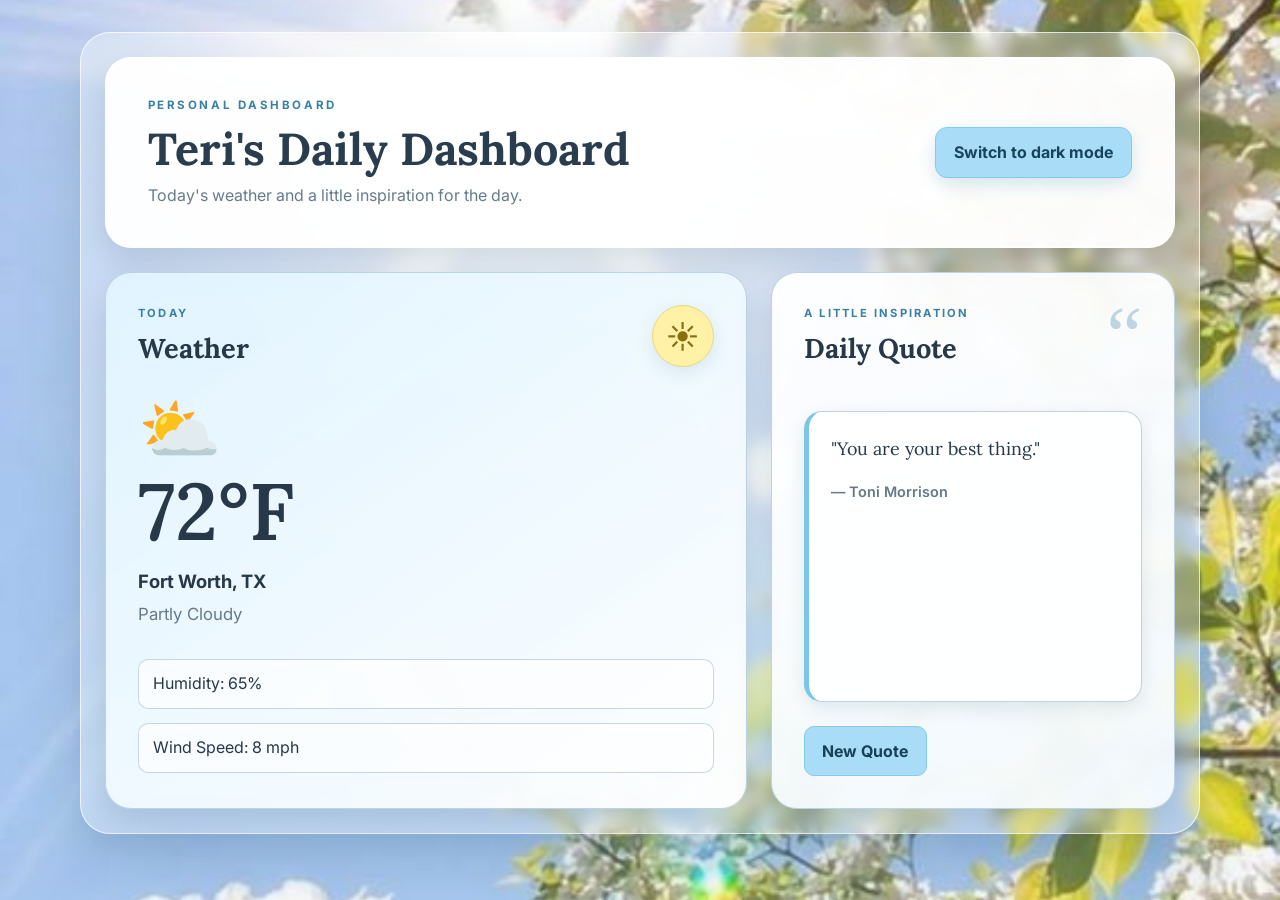
<file: projects/project3-dashboard/index.html>
<!DOCTYPE html>
<html lang="en">

<head>
    <meta charset="UTF-8">

    <meta
        name="viewport"
        content="width=device-width, initial-scale=1.0"
    >

    <meta
        name="description"
        content="Teri's personal dashboard featuring weather information and daily quotes."
    >

    <title>Teri's Personal Data Dashboard</title>

    <link
        rel="stylesheet"
        href="css/styles.css"
    >
</head>

<body>

    <a
        href="#main"
        class="skip-link"
    >
        Skip to content
    </a>


    <div class="dashboard-shell">

        <header class="dashboard-header">

            <div class="header-text">

                <p class="eyebrow">
                    PERSONAL DASHBOARD
                </p>

                <h1>
                    Teri's Daily Dashboard
                </h1>

                <p class="header-subtitle">
                    Today's weather and a little inspiration
                    for the day.
                </p>

            </div>


            <button
                type="button"
                id="theme-toggle"
                class="theme-toggle"
            >
                Toggle dark mode
            </button>

        </header>


        <main
            id="main"
            tabindex="-1"
        >

            <section
                class="widget weather-widget"
                aria-labelledby="weather-heading"
            >

                <div class="widget-heading">

                    <div>
                        <p class="widget-label">
                            TODAY
                        </p>

                        <h2 id="weather-heading">
                            Weather
                        </h2>
                    </div>


                    <div
                        class="weather-decoration"
                        aria-hidden="true"
                    >
                        ☀
                    </div>

                </div>


                <div
                    id="weather-display"
                    class="loading"
                    role="status"
                    aria-live="polite"
                >
                    Loading weather...
                </div>

            </section>


            <section
                class="widget quote-widget"
                aria-labelledby="quote-heading"
            >

                <div class="widget-heading">

                    <div>
                        <p class="widget-label">
                            A LITTLE INSPIRATION
                        </p>

                        <h2 id="quote-heading">
                            Daily Quote
                        </h2>
                    </div>


                    <div
                        class="quote-decoration"
                        aria-hidden="true"
                    >
                        “
                    </div>

                </div>


                <div
                    id="quote-display"
                    class="loading"
                    role="status"
                    aria-live="polite"
                >
                    Loading quotes...
                </div>


                <button
                    type="button"
                    id="new-quote"
                    class="quote-button"
                    disabled
                >
                    New Quote
                </button>

            </section>

        </main>

    </div>


    <script src="js/app.js"></script>

</body>

</html>
</file>
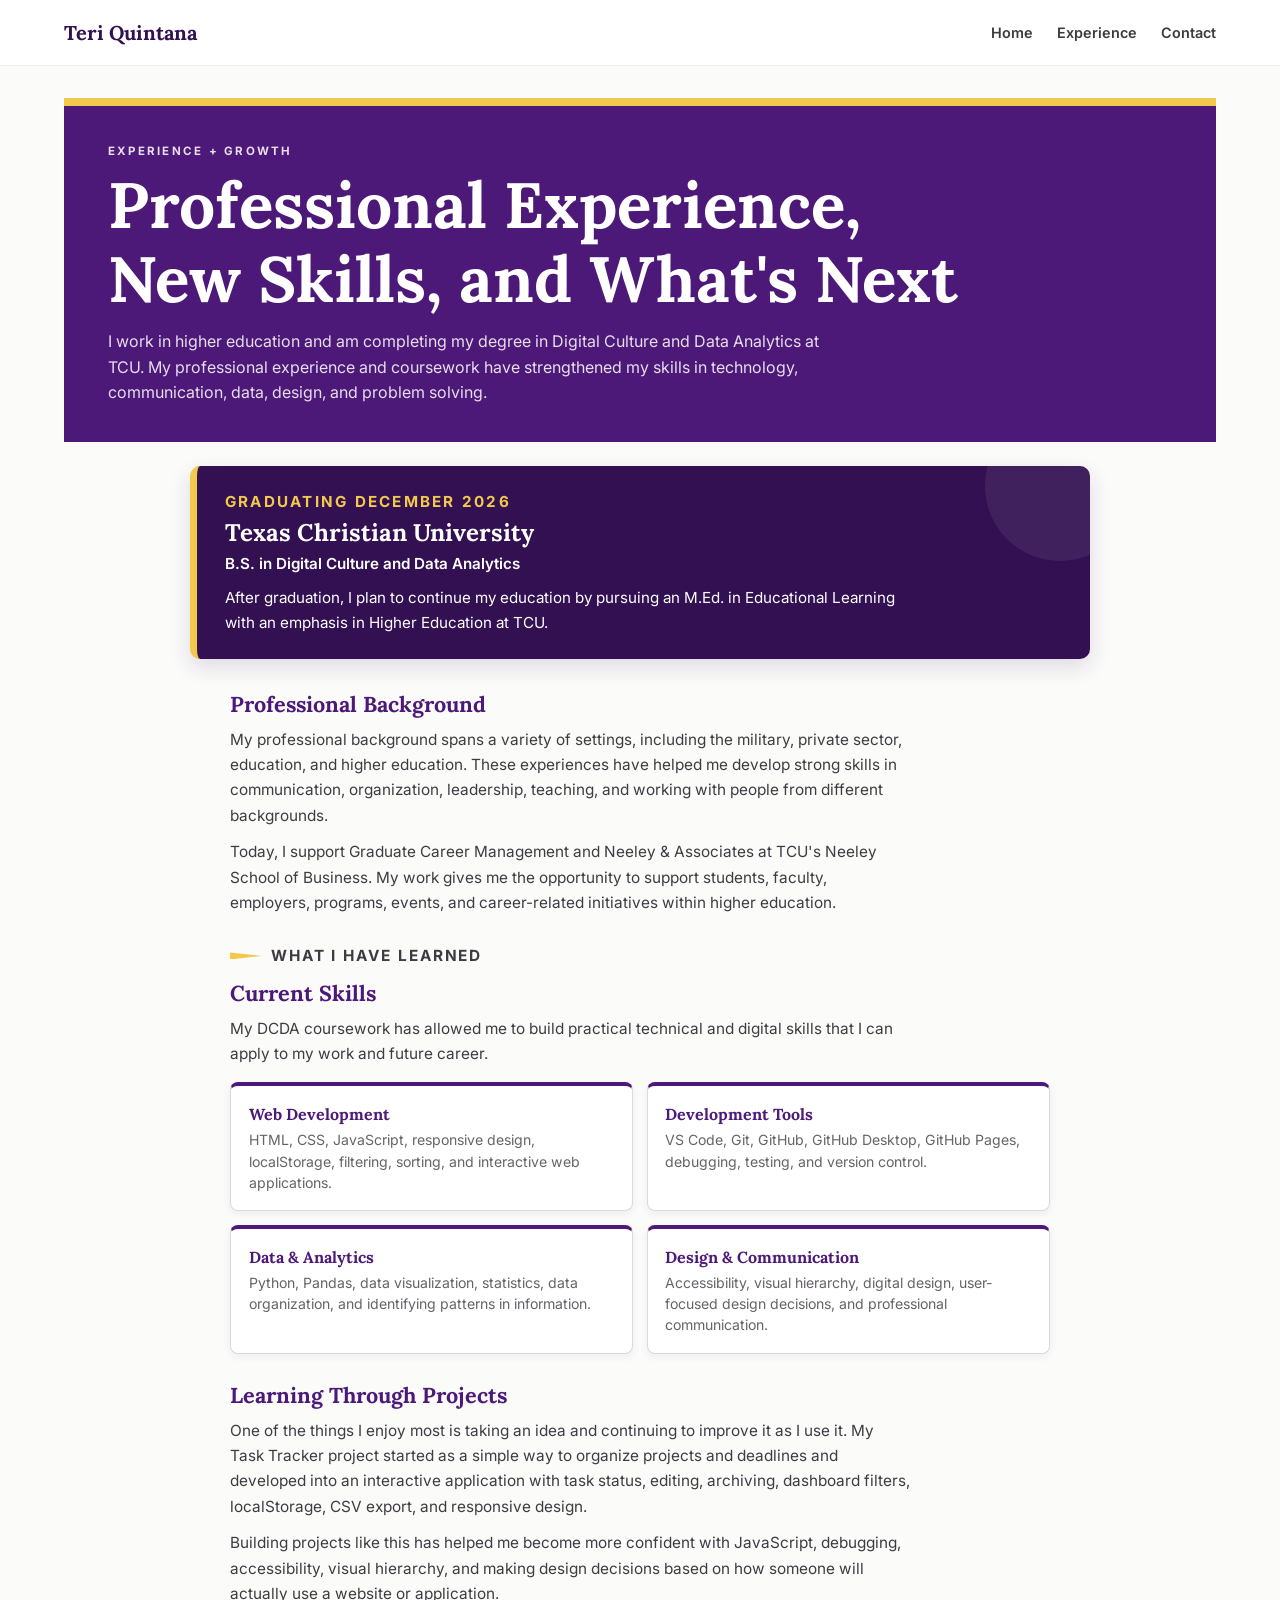
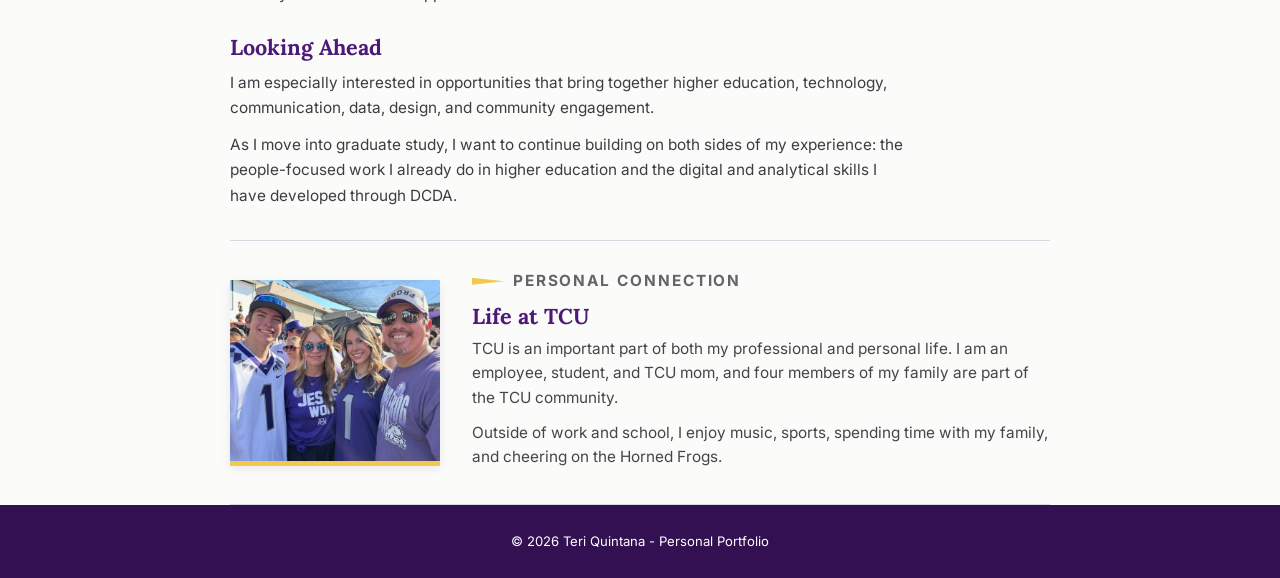
<file: about.html>
<!DOCTYPE html>
<html lang="en">

<head>
    <meta charset="UTF-8">
    <meta name="viewport" content="width=device-width, initial-scale=1.0">

    <title>Teri Quintana | Experience</title>

    <link rel="stylesheet" href="css/styles.css">
    <link rel="stylesheet" href="css/about.css">
</head>

<body>

    <nav class="nav-container">

        <a href="index.html" class="logo">
            Teri Quintana
        </a>

        <div class="nav-links">
            <a href="index.html">Home</a>
            <a href="about.html">Experience</a>
            <a href="index.html#contact">Contact</a>
        </div>

    </nav>


    <header>

        <div class="header-text">

            <p class="page-eyebrow">
                EXPERIENCE + GROWTH
            </p>

            <h1>
                Professional Experience,
                New Skills, and What's Next
            </h1>

            <p>
                I work in higher education and am completing my degree in
                Digital Culture and Data Analytics at TCU. My professional
                experience and coursework have strengthened my skills in
                technology, communication, data, design, and problem solving.
            </p>

        </div>

    </header>


    <main>

        <!-- GRADUATION -->

        <section class="graduation-highlight">

            <p class="graduation-label">
                GRADUATING DECEMBER 2026
            </p>

            <h2>Texas Christian University</h2>

            <p class="graduation-degree">
                B.S. in Digital Culture and Data Analytics
            </p>

            <p>
                After graduation, I plan to continue my education by
                pursuing an M.Ed. in Educational Learning with an
                emphasis in Higher Education at TCU.
            </p>

        </section>


        <!-- PROFESSIONAL BACKGROUND -->

        <section class="experience-section">

            <h2>Professional Background</h2>

            <p>
                My professional background spans a variety of settings,
                including the military, private sector, education, and
                higher education. These experiences have helped me develop
                strong skills in communication, organization, leadership,
                teaching, and working with people from different backgrounds.
            </p>

            <p>
                Today, I support Graduate Career Management and Neeley &
                Associates at TCU's Neeley School of Business. My work gives
                me the opportunity to support students, faculty, employers,
                programs, events, and career-related initiatives within
                higher education.
            </p>

        </section>


        <!-- SKILLS -->

        <section class="experience-section">

            <p class="section-kicker">
                WHAT I HAVE LEARNED
            </p>

            <h2>Current Skills</h2>

            <p>
                My DCDA coursework has allowed me to build practical
                technical and digital skills that I can apply to my work
                and future career.
            </p>


            <div class="about-skills-grid">

                <div class="about-skill-card">

                    <h3>Web Development</h3>

                    <p>
                        HTML, CSS, JavaScript, responsive design,
                        localStorage, filtering, sorting, and interactive
                        web applications.
                    </p>

                </div>


                <div class="about-skill-card">

                    <h3>Development Tools</h3>

                    <p>
                        VS Code, Git, GitHub, GitHub Desktop,
                        GitHub Pages, debugging, testing, and
                        version control.
                    </p>

                </div>


                <div class="about-skill-card">

                    <h3>Data & Analytics</h3>

                    <p>
                        Python, Pandas, data visualization, statistics,
                        data organization, and identifying patterns
                        in information.
                    </p>

                </div>


                <div class="about-skill-card">

                    <h3>Design & Communication</h3>

                    <p>
                        Accessibility, visual hierarchy, digital design,
                        user-focused design decisions, and professional
                        communication.
                    </p>

                </div>

            </div>

        </section>


        <!-- PROJECT LEARNING -->

        <section class="experience-section">

            <h2>Learning Through Projects</h2>

            <p>
                One of the things I enjoy most is taking an idea and
                continuing to improve it as I use it. My Task Tracker
                project started as a simple way to organize projects and
                deadlines and developed into an interactive application
                with task status, editing, archiving, dashboard filters,
                localStorage, CSV export, and responsive design.
            </p>

            <p>
                Building projects like this has helped me become more
                confident with JavaScript, debugging, accessibility,
                visual hierarchy, and making design decisions based on
                how someone will actually use a website or application.
            </p>

        </section>


        <!-- LOOKING AHEAD -->

        <section class="experience-section">

            <h2>Looking Ahead</h2>

            <p>
                I am especially interested in opportunities that bring
                together higher education, technology, communication,
                data, design, and community engagement.
            </p>

            <p>
                As I move into graduate study, I want to continue building
                on both sides of my experience: the people-focused work I
                already do in higher education and the digital and analytical
                skills I have developed through DCDA.
            </p>

        </section>


        <!-- LIFE AT TCU -->

        <section class="about">

            <div class="about-image">

                <img
                    src="images/frogfam.jpg"
                    alt="Quintana family wearing purple shirts at a TCU game day event"
                >

            </div>


            <div class="about-text">

                <p class="section-kicker">
                    PERSONAL CONNECTION
                </p>

                <h2>Life at TCU</h2>

                <p>
                    TCU is an important part of both my professional and
                    personal life. I am an employee, student, and TCU mom,
                    and four members of my family are part of the TCU community.
                </p>

                <p>
                    Outside of work and school, I enjoy music, sports,
                    spending time with my family, and cheering on the
                    Horned Frogs.
                </p>

            </div>

        </section>

    </main>


    <footer>

        <p>
            &copy; 2026 Teri Quintana - Personal Portfolio
        </p>

    </footer>

</body>

</html>
</file>
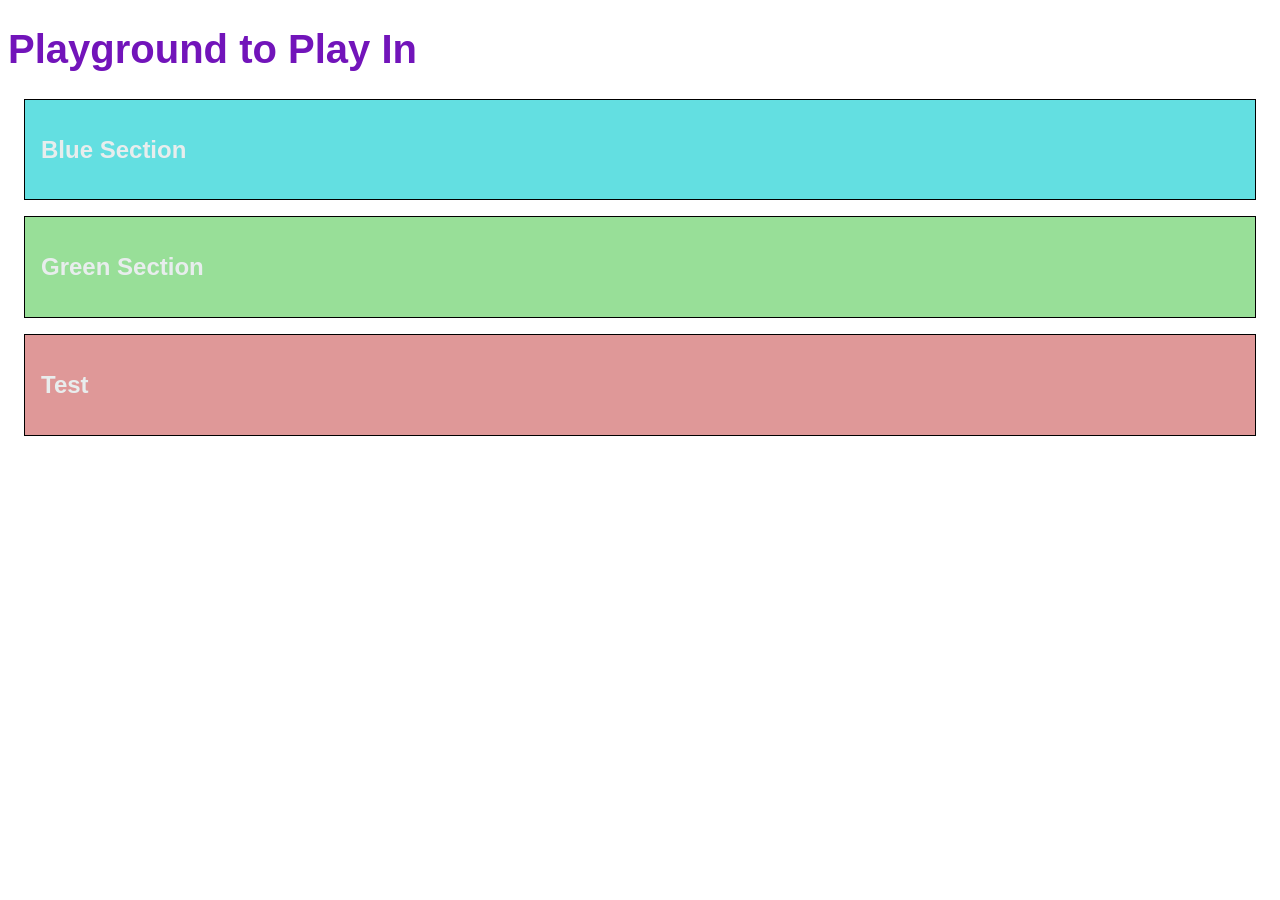
<file: sandbox.html>
<!DOCTYPE html>
<html lang="en">
<head>
    <meta charset="UTF-8">
    <meta name="viewport" content="width=device-width, initial-scale=1.0">
    <title>Document</title>



<!--   Inline CSS for learning purposes -->

    <style>


        h1 {
            color: rgb(114, 20, 186);

            font-family:'Gill Sans', 'Gill Sans MT', Calibri, 'Trebuchet MS', sans-serif;

            font-size: 2.5rem;



        }

        h2 {
            color: rgb(232, 237, 237);
            font-family:'Gill Sans', 'Gill Sans MT', Calibri, 'Trebuchet MS', sans-serif;
            font-size: 1.5rem;
        }

        .blue {
            background-color: rgb(99, 223, 225);
        }
        .green {
            background-color: rgb(152, 223, 152);
        }
        .red {
            background-color: rgb(223, 152, 152);
        }
        section{
            border: 1px solid black;
            margin: 1rem;
            padding: 1rem;
            
        }


    </style>










</head>
<body>

   <main>

        <h1>Playground to Play In</h1>

        <section class="blue">
        <h2>Blue Section</h2>
        </section>


        <section class="green">
        <h2>Green Section</h2>
       </section>



       <section class="red">
        <h2>Test</h2>
        </section>

    


   </main>
    






</body>
</html>
</file>
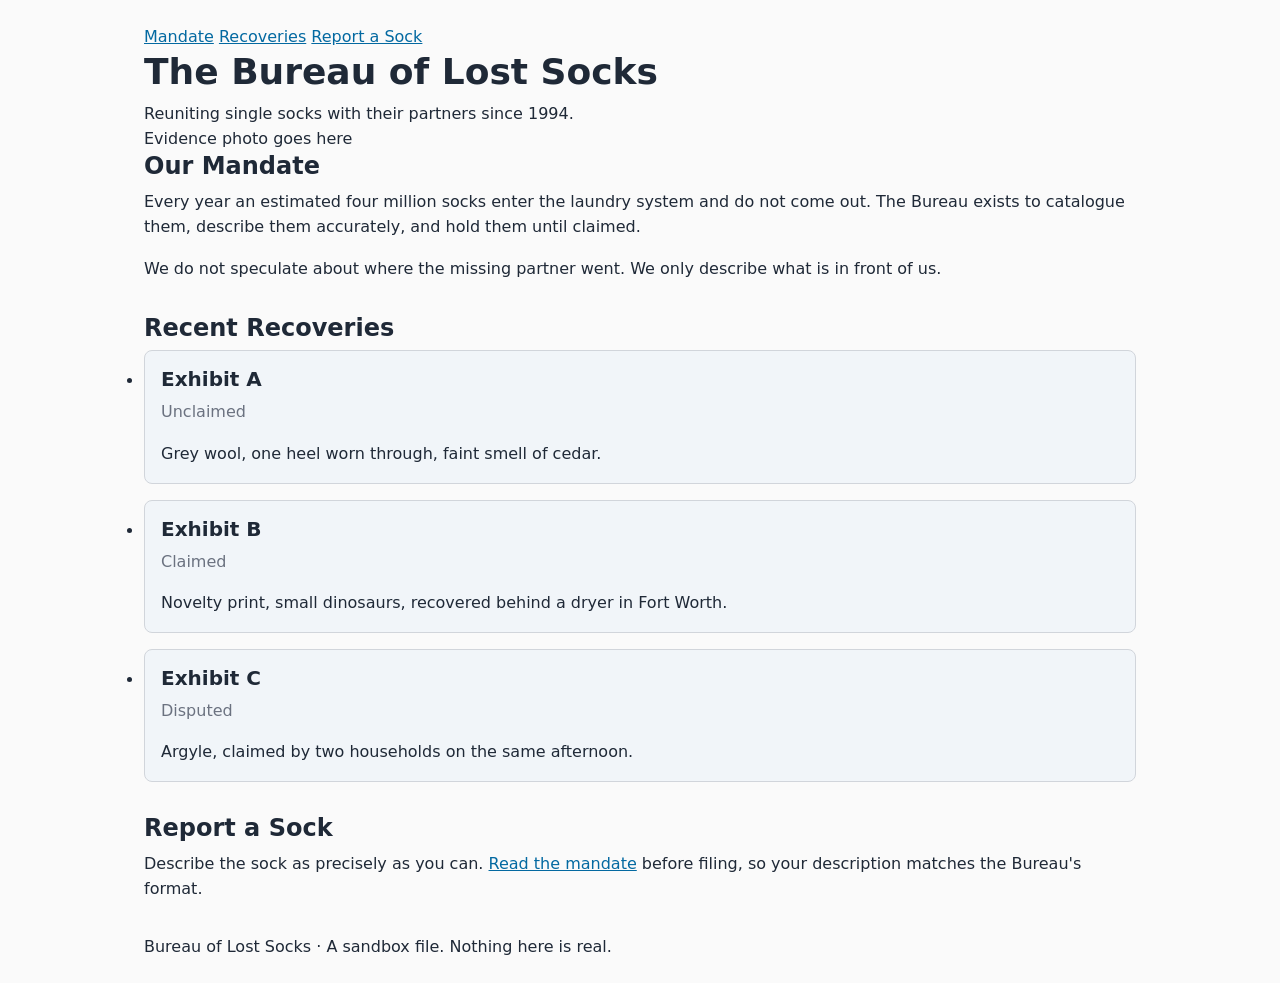
<file: sandboxes/sandbox06.html>
<!DOCTYPE html>
<html lang="en">
<head>
<meta charset="UTF-8">
<meta name="viewport" content="width=device-width, initial-scale=1.0">
<title>Bureau of Lost Socks — Sandbox</title>

<!-- Inline CSS for learning purposes. This file is a sandbox:
     it is NOT linked to css/styles.css and never will be. Break it freely. -->

<style>

/* ==========================
   1. RESET
   ========================== */
*,
*::before,
*::after {
    box-sizing: border-box;
    margin: 0;
    padding: 0;
}

img {
    max-width: 100%;
    height: auto;
    display: block;
}

/* ==========================
   2. DESIGN TOKENS
   ========================== */
:root {
    /* Color */
    --color-bg: #fafafa;
    --color-surface: #ffffff;
    --color-text: #1f2937;
    --color-muted: #6b7280;
    --color-accent: #0369a1;

    /* Spacing — a modular scale */
    --space-sm: 0.5rem;
    --space-md: 1rem;
    --space-lg: 1.5rem;
    --space-xl: 2rem;

    /* Typography */
    --text-base: 1rem;
    --text-h3: 1.25rem;
    --text-h2: 1.5rem;
    --text-h1: 2.25rem;
    --leading-body: 1.6;
    --leading-heading: 1.2;
    --font-stack: system-ui,  'Segoe UI', Tahoma, sans-serif;

    /* Layout */
    --page-width: 64rem;
    --reading-width: 70ch;
}

/* ==========================
   3. BASE ELEMENT STYLES
   ========================== */
body {
    background-color: var(--color-bg);
    color: var(--color-text);
    font-size: var(--text-base);
    line-height: var(--leading-body);
    font-family: var(--font-stack);
}

h1 { font-size: var(--text-h1); line-height: var(--leading-heading); }
h2 { font-size: var(--text-h2); line-height: var(--leading-heading); }
h3 { font-size: var(--text-h3); line-height: var(--leading-heading); }

h1, h2, h3 { margin-bottom: var(--space-sm); }
p { margin-bottom: var(--space-md); }
p:last-child { margin-bottom: 0; }

a { color: var(--color-accent); }

/* ==========================
   4. LAYOUT
   ========================== */
body {
    max-width: var(--page-width);
    margin: 0 auto;
    padding: var(--space-lg) var(--space-md);
}

section {
    margin-bottom: 32px;
}

.exhibit {
    background-color: #f1f5f9;
    border: 1px solid #d1d5db;
    border-radius: 8px;
    padding: var(--space-md);
    margin-bottom: 1rem;
}

.status {
    color: #6b7280;
}

</style>
</head>
<body>
<nav>
    <a href="#mandate">Mandate</a>
    <a href="#recoveries">Recoveries</a>
    <a href="#report">Report a Sock</a>
</nav>

<header>
    <div class="header-text">
        <h1>The Bureau of Lost Socks</h1>
        <p>Reuniting single socks with their partners since 1994.</p>
    </div>

    <div class="sock-photo">
        <!-- TODO: replace before submitting -->
        <p>Evidence photo goes here</p>
    </div>
</header>


<main>

    <section id="mandate">
        <h2>Our Mandate</h2>
        <p>Every year an estimated four million socks enter the laundry system and do not come out. The Bureau exists to catalogue them, describe them accurately, and hold them until claimed.</p>
        <p>We do not speculate about where the missing partner went. We only describe what is in front of us.</p>
    </section>

    <section id="recoveries">
        <h2>Recent Recoveries</h2>
        <ul>
            <li class="exhibit">
                <h3>Exhibit A</h3>
                <p class="status">Unclaimed</p>
                <p>Grey wool, one heel worn through, faint smell of cedar.</p>
            </li>
            <li class="exhibit">
                <h3>Exhibit B</h3>
                <p class="status">Claimed</p>
                <p>Novelty print, small dinosaurs, recovered behind a dryer in Fort Worth.</p>
            </li>
            <li class="exhibit">
                <h3>Exhibit C</h3>
                <p class="status">Disputed</p>
                <p>Argyle, claimed by two households on the same afternoon.</p>
            </li>
        </ul>
    </section>

    <section id="report">
        <h2>Report a Sock</h2>
        <p>Describe the sock as precisely as you can. <a href="#mandate">Read the mandate</a> before filing, so your description matches the Bureau's format.</p>
    </section>

</main>

<footer>
    <p>Bureau of Lost Socks &middot; A sandbox file. Nothing here is real.</p>
</footer>

</body>
</html>
</file>
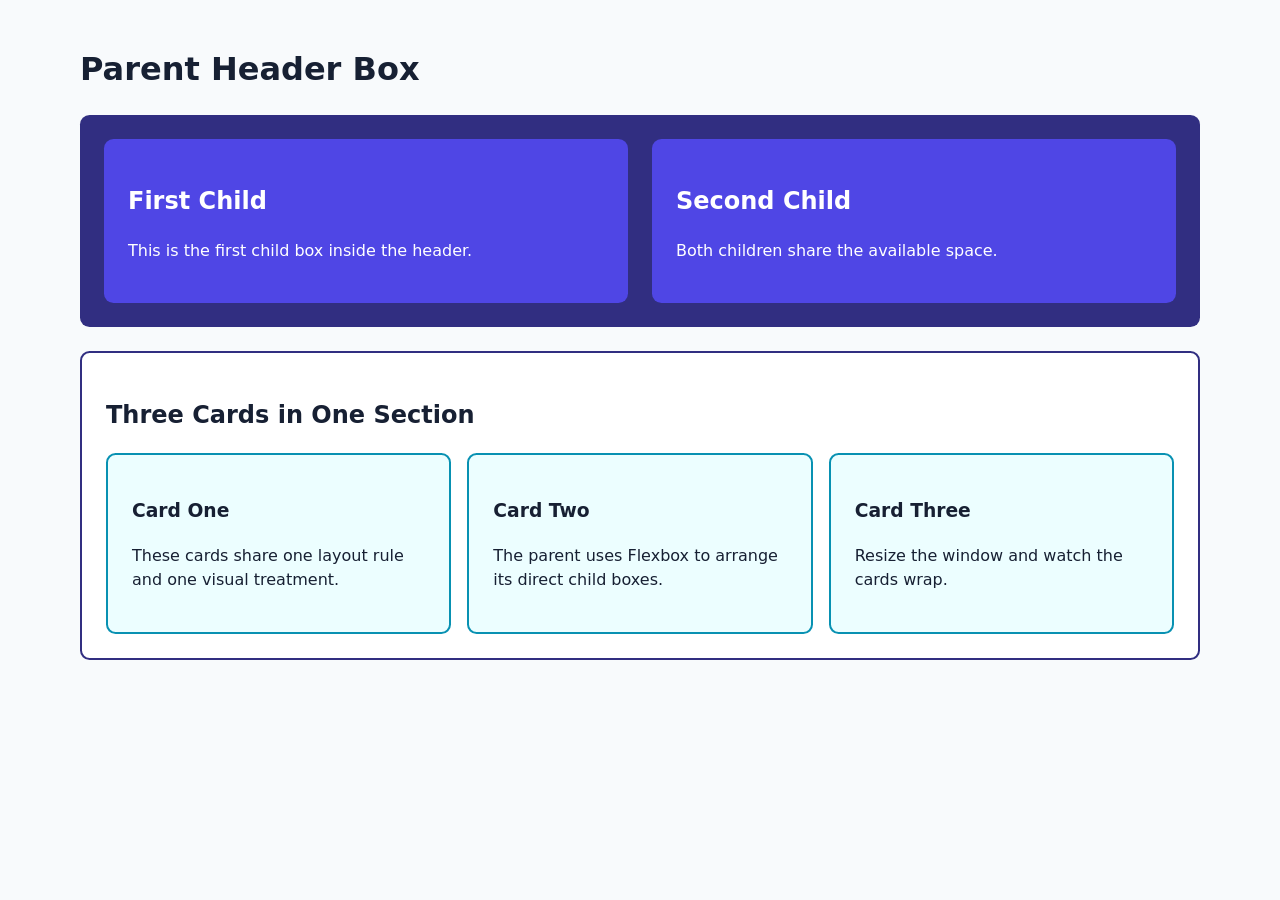
<file: sandboxes/sandbox07.html>
<!doctype html>
<html lang="en">

<head>
    <meta charset="utf-8">
    <meta name="viewport" content="width=device-width, initial-scale=1">
    <title>Student: Flexbox Practice Exercise</title>

    <style>
        :root {
            /* Color */
            --color-bg: #f8fafc;
            --color-surface: #ffffff;
            --color-surface-alt: #ecfeff;
            --color-text: #172033;
            --color-border: #0891b2;
            --color-accent: #312e81;
            --color-accent-alt: #4f46e5;
            --color-on-accent: #ffffff;

            /* Spacing */
            --space-md: 1rem;
            --space-lg: 1.5rem;

            /* Structure */
            --radius-md: 0.6rem;
        }

        * {
            box-sizing: border-box;
        }

        body {
            margin: 0;
            background-color: var(--color-bg);
            color: var(--color-text);
            font-family: system-ui, sans-serif;
            line-height: 1.5;
        }

        .page {
            width: min(90%, 70rem);
            margin: 0 auto;
            padding: var(--space-lg) 0;
        }

        /* The parent box. Flexbox arranges its direct children. */
        header {
            display: flex; 
            flex-wrap: wrap; /*step three*/
            align-items: center;
            gap: var(--space-lg);
            padding: var(--space-lg);
            background-color: var(--color-accent);
            color: var(--color-on-accent);
            border-radius: var(--radius-md);
        }

        /* flex: 1 shares the space between the children. */
        .header-child {
            flex: 1;
            min-width: 16rem;
            padding: var(--space-lg);
            background-color: var(--color-accent-alt);
            border-radius: var(--radius-md);
        }

        .cards-section {
            margin-top: var(--space-lg);
            padding: var(--space-lg);
            background-color: var(--color-surface);
            border: 2px solid var(--color-accent);
            border-radius: var(--radius-md);
        }

        .cards {
            display: flex;
            flex-wrap: wrap;  /*step one*/
            gap: var(--space-md);
        }

        .card {
            flex: 1;
            min-width: 12rem; /*step two*/
            padding: var(--space-lg);
            background-color: var(--color-surface-alt);
            border: 2px solid var(--color-border);
            border-radius: var(--radius-md);
        }
    </style>
</head>

<body>

    <main class="page">

        <h1>Parent Header Box</h1>

        <header>

            <div class="header-child">
                <h2>First Child</h2>
                <p>This is the first child box inside the header.</p>
            </div>

            <div class="header-child">
                <h2>Second Child</h2>
                <p>Both children share the available space.</p>
            </div>

        </header>

        <section class="cards-section">

            <h2>Three Cards in One Section</h2>

            <div class="cards">

                <article class="card">
                    <h3>Card One</h3>
                    <p>These cards share one layout rule and one visual treatment.</p>
                </article>

                <article class="card">
                    <h3>Card Two</h3>
                    <p>The parent uses Flexbox to arrange its direct child boxes.</p>
                </article>

                <article class="card">
                    <h3>Card Three</h3>
                    <p>Resize the window and watch the cards wrap.</p>
                </article>

            </div>

        </section>

    </main>

</body>

</html>
</file>
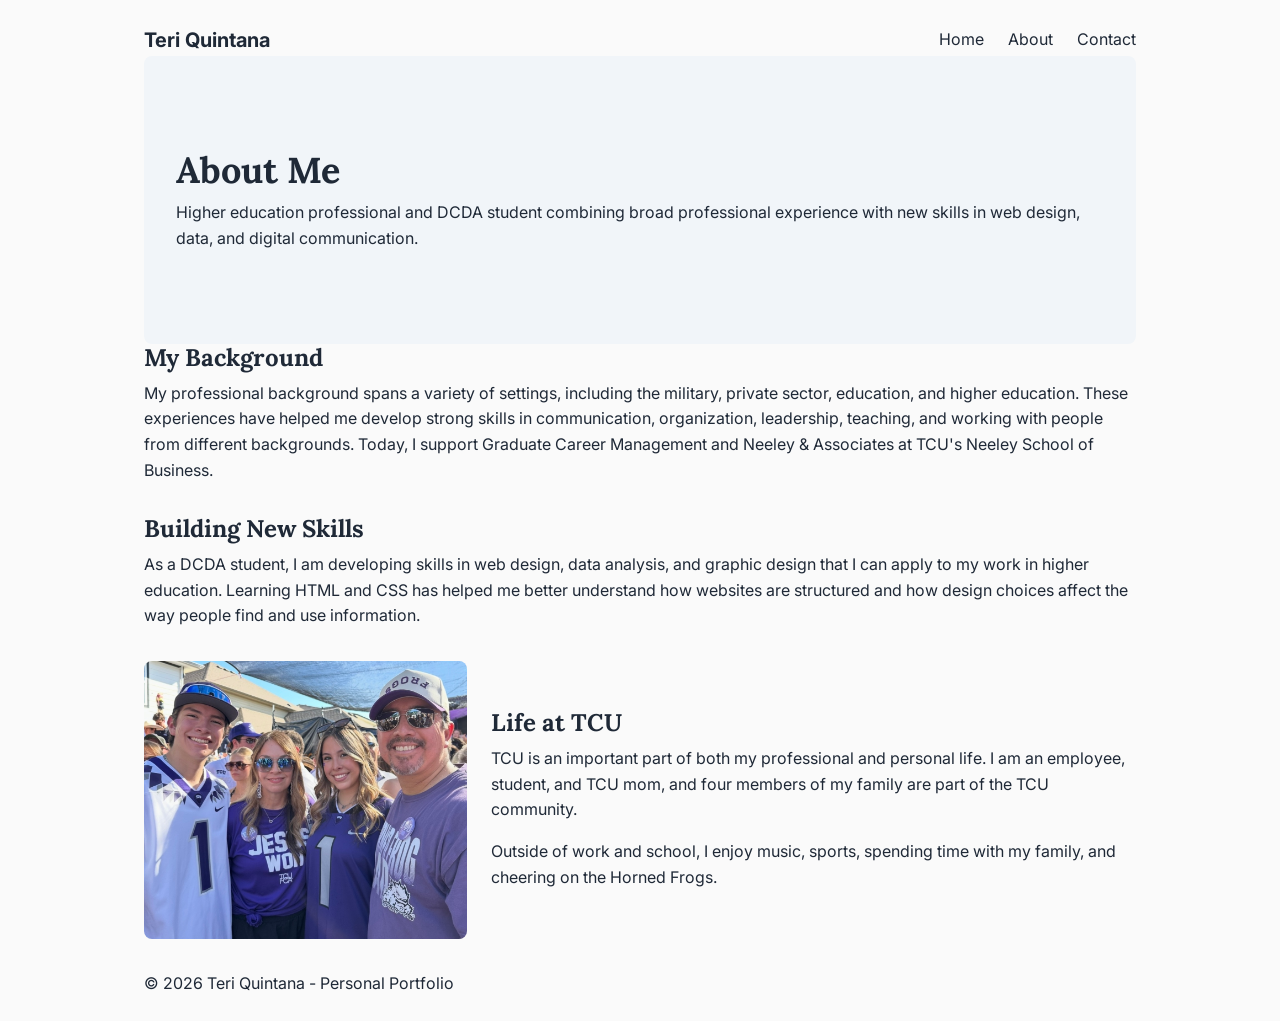
<file: projects/project1-original/about.html>
<!DOCTYPE html>
<html lang="en">

<head>
    <meta charset="UTF-8">
    <meta name="viewport" content="width=device-width, initial-scale=1.0">
    <title>Teri Quintana | About Me</title>
    <link rel="stylesheet" href="css/styles.css">
</head>

<body>
    <nav class="nav-container">
        <a href="index.html" class="logo">Teri Quintana</a>
        <div class="nav-links">
            <a href="index.html">Home</a>
            <a href="about.html">About</a>
            <a href="index.html#contact">Contact</a>
        </div>
    </nav>
    <header>
        <div class="header-text">
            <h1>About Me</h1>
            <p>Higher education professional and DCDA student combining broad professional experience with new skills in web design, data, and digital communication.
            </p>
        </div>
    </header>

    <main>
        <section>
            <h2>My Background</h2>
            <p>My professional background spans a variety of settings, including the military, private sector, education, and higher education. These experiences have helped me develop strong skills in communication, organization, leadership, teaching, and working with people from different backgrounds. Today, I support Graduate Career Management and Neeley & Associates at TCU's Neeley School of Business.
            </p>
        </section>

        <section>
            <h2>Building New Skills</h2>
            <p>As a DCDA student, I am developing skills in web design, data analysis, and graphic design that I can apply to my work in higher education. Learning HTML and CSS has helped me better understand how websites are structured and how design choices affect the way people find and use information.</p>
        </section>

        <section class="about">
            <div class="about-image">
                <img src="images/frogfam.jpg" alt="Quintana family wearing purple shirts at a TCU game day event">
            </div>

            <div class="about-text">
                <h2>Life at TCU</h2>

                <p>TCU is an important part of both my professional and personal life. I am an employee, student, and TCU mom, and four members of my family are part of the TCU community.</p>

                <p>Outside of work and school, I enjoy music, sports, spending time with my family, and cheering on
                    the Horned Frogs.</p>
            </div>
        </section>
    </main>

    <footer>
        <p>&copy; 2026 Teri Quintana - Personal Portfolio</p>
    </footer>

</body>

</html>
</file>
<file: css/styles.css>
@import url('https://fonts.googleapis.com/css2?family=Inter:wght@400;500;600;700&family=Lora:wght@400;600;700&display=swap');


/* ==========================
   1. RESET
   ========================== */

*,
*::before,
*::after {
    box-sizing: border-box;
    margin: 0;
    padding: 0;
}

html {
    scroll-behavior: smooth;
}

img {
    display: block;
    max-width: 100%;
    height: auto;
}


/* ==========================
   2. DESIGN TOKENS
   ========================== */

:root {
    --purple: #4d1979;
    --purple-dark: #321052;
    --purple-light: #eee8f3;

    --gold: #f2c94c;

    --white: #ffffff;
    --off-white: #fbfbfa;

    --gray-light: #f1f1f0;
    --gray-medium: #d7d7da;

    --text: #252327;
    --muted: #67636a;

    --font-body:
        'Inter',
        system-ui,
        -apple-system,
        sans-serif;

    --font-heading:
        'Lora',
        Georgia,
        serif;

    --page-width: 72rem;
    --reading-width: 68ch;

    --shadow-small:
        0 5px 16px
        rgba(39, 28, 46, 0.08);

    --shadow-medium:
        0 14px 34px
        rgba(39, 28, 46, 0.13);

    --shadow-large:
        0 22px 55px
        rgba(39, 28, 46, 0.17);
}


/* ==========================
   3. BASE
   ========================== */

body {
    min-height: 100vh;

    color:
        var(--text);

    background-color:
        var(--off-white);

    font-family:
        var(--font-body);

    font-size:
        1rem;

    line-height:
        1.65;
}

h1,
h2,
h3 {
    font-family:
        var(--font-heading);

    line-height:
        1.15;
}

h2 {
    font-size:
        clamp(
            2rem,
            4vw,
            3rem
        );
}

h3 {
    font-size:
        1.35rem;
}

p {
    margin-bottom:
        1rem;
}

p:last-child {
    margin-bottom:
        0;
}

a {
    color:
        var(--purple);
}


/* ==========================
   4. ACCESSIBILITY
   ========================== */

.skip-link {
    position: absolute;

    top: -70px;
    left: 1rem;

    padding:
        0.7rem 1rem;

    color:
        #ffffff;

    background-color:
        var(--purple-dark);

    z-index:
        1000;
}

.skip-link:focus {
    top: 1rem;
}

a:focus-visible,
button:focus-visible {
    outline:
        3px solid
        var(--gold);

    outline-offset:
        4px;
}


/* ==========================
   5. NAVIGATION
   ========================== */

.nav-container {
    position:
        sticky;

    top:
        0;

    z-index:
        100;

    display:
        flex;

    align-items:
        center;

    justify-content:
        space-between;

    gap:
        1rem;

    width:
        100%;

    padding:
        1rem max(
            1.25rem,
            calc((100vw - var(--page-width)) / 2)
        );

    background-color:
        rgba(255, 255, 255, 0.96);

    border-bottom:
        1px solid
        #ecebed;

    backdrop-filter:
        blur(10px);

    -webkit-backdrop-filter:
        blur(10px);
}

.logo {
    color:
        var(--purple-dark);

    font-family:
        var(--font-heading);

    font-size:
        1.25rem;

    font-weight:
        700;

    text-decoration:
        none;
}

.nav-links {
    display:
        flex;

    flex-wrap:
        wrap;

    gap:
        1.5rem;
}

.nav-links a {
    position:
        relative;

    color:
        #3e3941;

    font-size:
        0.9rem;

    font-weight:
        600;

    text-decoration:
        none;
}

.nav-links a::after {
    content:
        '';

    position:
        absolute;

    right:
        0;

    bottom:
        -0.35rem;

    left:
        0;

    height:
        3px;

    background-color:
        var(--gold);

    transform:
        scaleX(0);

    transform-origin:
        left;

    transition:
        transform 0.2s ease;
}

.nav-links a:hover {
    color:
        var(--purple);
}

.nav-links a:hover::after {
    transform:
        scaleX(1);
}


/* ==========================
   6. HERO
   ========================== */

.home-hero {
    position:
        relative;

    display:
        grid;

    grid-template-columns:
        minmax(0, 1.15fr)
        minmax(260px, 0.85fr);

    align-items:
        center;

    gap:
        3.5rem;

    width:
        min(
            calc(100% - 2rem),
            78rem
        );

    min-height:
        500px;

    margin:
        1.5rem auto 0;

    padding:
        clamp(
            2rem,
            5vw,
            4rem
        );

    overflow:
        hidden;

    background-color:
        #ffffff;

    border:
        1px solid
        #eceaec;

    box-shadow:
        var(--shadow-medium);
}

.home-hero::before {
    content:
        '';

    position:
        absolute;

    top:
        -180px;

    right:
        25%;

    width:
        220px;

    height:
        850px;

    background-color:
        #f0f0ef;

    transform:
        rotate(34deg);

    z-index:
        0;
}

.home-hero::after {
    content:
        '';

    position:
        absolute;

    top:
        0;

    right:
        -3%;

    width:
        48%;

    height:
        38px;

    background-color:
        var(--purple);

    clip-path:
        polygon(
            6% 0,
            100% 0,
            100% 100%,
            0 72%
        );
}


/* ==========================
   7. HERO TEXT
   ========================== */

.hero-copy {
    position:
        relative;

    z-index:
        2;

    max-width:
        640px;
}

.eyebrow {
    display:
        flex;

    align-items:
        center;

    gap:
        0.6rem;

    margin-bottom:
        1rem;

    color:
        var(--purple);

    font-size:
        0.73rem;

    font-weight:
        700;

    letter-spacing:
        0.16rem;
}

.eyebrow::before {
    content:
        '';

    width:
        38px;

    height:
        7px;

    background-color:
        var(--gold);

    clip-path:
        polygon(
            0 0,
            100% 50%,
            0 100%
        );
}

.home-hero h1 {
    margin-bottom:
        1.1rem;

    color:
        var(--purple);

    font-size:
        clamp(
            3rem,
            6vw,
            5rem
        );

    letter-spacing:
        -0.03em;

    line-height:
        1;
}

.hero-lead {
    max-width:
        610px;

    margin-bottom:
        1rem;

    color:
        #3e3941;

    font-size:
        clamp(
            1.2rem,
            2.4vw,
            1.6rem
        );

    font-weight:
        600;

    line-height:
        1.45;
}

.hero-text {
    max-width:
        590px;

    color:
        var(--muted);
}


/* ==========================
   8. HERO BUTTONS
   ========================== */

.hero-actions {
    display:
        flex;

    flex-wrap:
        wrap;

    gap:
        0.8rem;

    margin-top:
        1.8rem;
}

.button {
    display:
        inline-block;

    padding:
        0.78rem 1.2rem;

    font-weight:
        700;

    text-decoration:
        none;

    transition:
        transform 0.2s ease,
        background-color 0.2s ease;
}

.button:hover {
    transform:
        translateY(-2px);
}

.button-primary {
    color:
        #ffffff;

    background-color:
        var(--purple);
}

.button-primary:hover {
    color:
        #ffffff;

    background-color:
        var(--purple-dark);
}

.button-secondary {
    color:
        var(--purple);

    background-color:
        #ffffff;

    border:
        2px solid
        var(--purple);
}

.button-secondary:hover {
    color:
        #ffffff;

    background-color:
        var(--purple);
}


/* ==========================
   9. HERO PHOTO
   ========================== */

.hero-visual {
    position:
        relative;

    z-index:
        2;

    display:
        flex;

    justify-content:
        center;
}

.photo-accent {
    position:
        absolute;

    top:
        -18px;

    right:
        -22px;

    width:
        82%;

    height:
        100%;

    border:
        3px solid
        var(--gold);

    z-index:
        0;
}

.hero-photo {
    position:
        relative;

    z-index:
        1;

    width:
        min(100%, 300px);

    box-shadow:
        var(--shadow-large);
}

.hero-photo img {
    width:
        100%;

    aspect-ratio:
        4 / 5;

    object-fit:
        cover;
}


/* ==========================
   10. MAIN
   ========================== */

main {
    width:
        min(
            calc(100% - 2rem),
            var(--page-width)
        );

    margin:
        0 auto;
}

main > section {
    padding:
        5rem 0;
}


/* ==========================
   11. SECTION LABELS
   ========================== */

.section-kicker {
    display:
        flex;

    align-items:
        center;

    gap:
        0.55rem;

    margin-bottom:
        0.65rem;

    color:
        var(--purple);

    font-size:
        0.72rem;

    font-weight:
        700;

    letter-spacing:
        0.15rem;
}

.section-kicker::before {
    content:
        '';

    width:
        32px;

    height:
        7px;

    background-color:
        var(--gold);

    clip-path:
        polygon(
            0 0,
            100% 50%,
            0 100%
        );
}

.section-intro {
    max-width:
        720px;

    margin-bottom:
        2.5rem;
}

.section-intro h2,
.about-heading h2 {
    margin-bottom:
        0.85rem;

    color:
        var(--purple);
}

.section-intro > p:last-child {
    color:
        var(--muted);
}


/* ==========================
   12. ABOUT
   ========================== */

.about {
    display:
        grid;

    grid-template-columns:
        230px minmax(0, 1fr);

    gap:
        2.75rem;

    align-items:
        start;

    padding-top:
        2.25rem;

    padding-bottom:
        1.75rem;

    border-bottom:
        1px solid
        var(--gray-medium);
}

.about-heading h2 {
    margin-bottom:
        0.8rem;

    color:
        var(--purple);
}

.about-family-image {
    width:
        230px;

    max-width:
        100%;

    margin-top:
        0.75rem;

    object-fit:
        cover;

    box-shadow:
        var(--shadow-small);

    border-bottom:
        4px solid
        var(--gold);
}

.about-text {
    max-width:
        var(--reading-width);

    padding-top:
        0.25rem;

    color:
        #48434a;
}

.text-link {
    display:
        inline-block;

    color:
        var(--purple);

    font-weight:
        700;

    text-decoration:
        none;

    border-bottom:
        3px solid
        var(--gold);
}

.text-link:hover {
    color:
        var(--purple-dark);
}


/* ==========================
   13. PROJECTS SECTION
   ========================== */

.projects-section {
    padding-top:
        3.5rem;

    padding-bottom:
        3.5rem;
}

.projects-section .section-intro {
    margin-bottom:
        2rem;
}


/* ==========================
   14. WHERE I STARTED
   ========================== */

.starting-point {
    position:
        relative;

    display:
        grid;

    grid-template-columns:
        150px minmax(0, 1fr);

    gap:
        2rem;

    align-items:
        center;

    margin-bottom:
        1.75rem;

    padding:
        2rem 2.5rem;

    overflow:
        hidden;

    background-color:
        #ffffff;

    border:
        1px solid
        #dedce0;

    border-left:
        8px solid
        var(--gold);

    box-shadow:
        var(--shadow-small);
}

.starting-number {
    color:
        #eeeaf1;

    font-family:
        var(--font-heading);

    font-size:
        clamp(
            5rem,
            9vw,
            7.5rem
        );

    font-weight:
        700;

    line-height:
        0.8;
}

.starting-copy {
    position:
        relative;

    z-index:
        1;

    max-width:
        760px;
}

.starting-label {
    margin-bottom:
        0.45rem;

    color:
        var(--purple);

    font-size:
        0.72rem;

    font-weight:
        700;

    letter-spacing:
        0.15rem;
}

.starting-point h3 {
    margin-bottom:
        0.8rem;

    color:
        var(--purple);

    font-size:
        clamp(
            1.6rem,
            3vw,
            2.1rem
        );
}

.starting-point p {
    color:
        #565158;
}


/* ==========================
   15. PROJECTS 2 AND 3
   ========================== */

.project-grid {
    display:
        grid;

    grid-template-columns:
        repeat(
            2,
            minmax(0, 1fr)
        );

    gap:
        1.5rem;

    margin-bottom:
        1.75rem;
}

.project-card {
    display:
        flex;

    flex-direction:
        column;

    min-height:
        100%;

    overflow:
        hidden;

    background-color:
        #ffffff;

    border:
        1px solid
        #dedce0;

    border-top:
        5px solid
        var(--purple);

    box-shadow:
        var(--shadow-small);

    transition:
        transform 0.2s ease,
        box-shadow 0.2s ease;
}

.project-card:hover {
    transform:
        translateY(-4px);

    box-shadow:
        var(--shadow-medium);
}


/* ==========================
   16. PROJECT PREVIEWS
   ========================== */

.project-preview {
    overflow:
        hidden;

    background-color:
        var(--gray-light);

    border-bottom:
        1px solid
        #dedce0;
}

.project-preview img {
    width:
        100%;

    aspect-ratio:
        16 / 9;

    object-fit:
        cover;

    object-position:
        top center;

    transition:
        transform 0.35s ease;
}

.project-card:hover
.project-preview img {
    transform:
        scale(1.025);
}


/* ==========================
   17. PROJECT CONTENT
   ========================== */

.project-content {
    display:
        flex;

    flex:
        1;

    flex-direction:
        column;

    padding:
        1.75rem;
}

.project-number {
    margin-bottom:
        1rem;

    color:
        var(--purple);

    font-family:
        var(--font-heading);

    font-size:
        2.2rem;

    line-height:
        1;
}

.project-card h3 {
    margin-bottom:
        0.9rem;

    color:
        var(--purple-dark);

    font-size:
        1.45rem;
}

.project-card p {
    color:
        #565158;
}

.technology {
    margin-top:
        auto;

    padding-top:
        0.75rem;

    color:
        var(--purple) !important;

    font-size:
        0.82rem;
}

.project-link {
    display:
        inline-block;

    align-self:
        flex-start;

    margin-top:
        0.8rem;

    padding:
        0.62rem 0.9rem;

    color:
        #ffffff;

    background-color:
        var(--purple);

    font-size:
        0.85rem;

    font-weight:
        700;

    text-decoration:
        none;
}

.project-link:hover {
    color:
        #ffffff;

    background-color:
        var(--purple-dark);
}


/* ==========================
   18. FEATURED ZED
   ========================== */

.featured-project {
    overflow:
        hidden;

    color:
        #ffffff;

    background:
        linear-gradient(
            135deg,
            var(--purple-dark),
            var(--purple)
        );

    border-top:
        8px solid
        var(--gold);

    box-shadow:
        var(--shadow-medium);
}

.featured-preview {
    overflow:
        hidden;

    background-color:
        #ffffff;
}

.featured-preview img {
    width:
        100%;

    max-height:
        430px;

    object-fit:
        cover;

    object-position:
        top center;

    transition:
        transform 0.35s ease;
}

.featured-project:hover
.featured-preview img {
    transform:
        scale(1.015);
}

.featured-content {
    display:
        flex;

    flex-direction:
        column;

    padding:
        2.25rem 2.5rem;
}

.featured-label {
    display:
        inline-block;

    align-self:
        flex-start;

    margin-bottom:
        1rem;

    padding:
        0.35rem 0.65rem;

    color:
        var(--purple-dark);

    background-color:
        var(--gold);

    font-size:
        0.7rem;

    font-weight:
        700;

    letter-spacing:
        0.13rem;
}

.featured-number {
    margin-bottom:
        0.75rem;

    color:
        var(--gold);

    font-family:
        var(--font-heading);

    font-size:
        2.7rem;

    line-height:
        1;
}

.featured-project h3 {
    margin-bottom:
        0.85rem;

    color:
        #ffffff;

    font-size:
        clamp(
            1.8rem,
            3vw,
            2.3rem
        );
}

.featured-project p {
    max-width:
        850px;

    color:
        rgba(255, 255, 255, 0.9);
}

.featured-technology {
    margin-top:
        0.35rem;

    font-size:
        0.85rem;
}

.featured-link {
    display:
        inline-block;

    align-self:
        flex-start;

    margin-top:
        0.8rem;

    padding:
        0.65rem 0.95rem;

    color:
        var(--purple-dark);

    background-color:
        #ffffff;

    font-size:
        0.85rem;

    font-weight:
        700;

    text-decoration:
        none;
}

.featured-link:hover {
    color:
        var(--purple-dark);

    background-color:
        var(--gold);
}


/* ==========================
   19. SKILLS
   ========================== */

.skills-section {
    border-top:
        1px solid
        var(--gray-medium);
}

.skills-grid {
    display:
        grid;

    grid-template-columns:
        repeat(
            4,
            minmax(0, 1fr)
        );

    gap:
        1rem;

    padding:
        0;

    background:
        transparent;

    border:
        none;

    list-style:
        none;
}

.skill-card {
    position:
        relative;

    min-height:
        155px;

    padding:
        1.6rem;

    overflow:
        hidden;

    background-color:
        #ffffff;

    border:
        1px solid
        #e1dfe3;

    border-top:
        4px solid
        var(--purple);

    box-shadow:
        var(--shadow-small);

    transition:
        transform 0.2s ease,
        box-shadow 0.2s ease;
}

.skill-card::after {
    content:
        '';

    position:
        absolute;

    top:
        0;

    right:
        0;

    width:
        55px;

    height:
        55px;

    background-color:
        var(--purple-light);

    clip-path:
        polygon(
            100% 0,
            100% 100%,
            0 0
        );

    z-index:
        0;
}

.skill-card h3 {
    position:
        relative;

    z-index:
        1;

    display:
        flex;

    align-items:
        center;

    gap:
        0.55rem;

    margin-bottom:
        0.75rem;

    color:
        var(--purple);

    font-size:
        1.12rem;
}

.skill-card h3::before {
    content:
        '';

    flex:
        0 0 auto;

    width:
        24px;

    height:
        7px;

    background-color:
        var(--gold);

    clip-path:
        polygon(
            0 0,
            100% 50%,
            0 100%
        );
}

.skill-card p {
    position:
        relative;

    z-index:
        1;

    color:
        var(--muted);

    font-size:
        0.87rem;
}

.skill-card:hover {
    transform:
        translateY(-4px);

    box-shadow:
        var(--shadow-medium);
}


/* ==========================
   20. ADDITIONAL WORK
   ========================== */

.additional-section {
    border-top:
        1px solid
        var(--gray-medium);
}

.additional-grid {
    display:
        grid;

    grid-template-columns:
        repeat(
            2,
            minmax(0, 1fr)
        );

    gap:
        2rem;
}

.visual-project {
    display:
        flex;

    flex-direction:
        column;

    overflow:
        hidden;

    background-color:
        #ffffff;

    border:
        1px solid
        #dedce0;

    box-shadow:
        var(--shadow-small);
}


/* CAPSTONE IMAGE */

.visual-project-image {
    overflow:
        hidden;

    background-color:
        var(--gray-light);
}

.visual-project-image img {
    width:
        100%;

    aspect-ratio:
        16 / 10;

    object-fit:
        cover;

    object-position:
        top center;

    transition:
        transform 0.35s ease;
}

.visual-project:hover
.visual-project-image img {
    transform:
        scale(1.025);
}


/* BIG 12 PROGRAM */

.program-preview {
    display:
        flex;

    align-items:
        center;

    justify-content:
        center;

    min-height:
        390px;

    padding:
        1.5rem;

    background-color:
        var(--gray-light);

    border-bottom:
        1px solid
        #dedce0;
}

.program-preview img {
    width:
        auto;

    max-width:
        100%;

    height:
        350px;

    object-fit:
        contain;

    box-shadow:
        var(--shadow-small);
}


/* ADDITIONAL WORK COPY */

.visual-project-copy {
    display:
        flex;

    flex:
        1;

    flex-direction:
        column;

    padding:
        1.7rem;
}

.visual-project h3 {
    margin-bottom:
        0.8rem;

    color:
        var(--purple);

    font-size:
        1.4rem;
}

.visual-project p {
    color:
        var(--muted);
}

.visual-project-copy
.text-link {
    align-self:
        flex-start;

    margin-top:
        auto;
}


/* ==========================
   21. CONTACT
   ========================== */

.contact-section {
    position:
        relative;

    display:
        grid;

    grid-template-columns:
        minmax(0, 1.25fr)
        minmax(230px, 0.75fr);

    gap:
        3rem;

    align-items:
        center;

    padding:
        4rem !important;

    overflow:
        hidden;

    color:
        #ffffff;

    background-color:
        var(--purple);
}

.contact-section::before {
    content:
        '';

    position:
        absolute;

    top:
        0;

    left:
        0;

    width:
        100%;

    height:
        16px;

    background-color:
        var(--gold);

    clip-path:
        polygon(
            0 0,
            35% 0,
            30% 100%,
            0 100%
        );
}

.contact-label {
    margin-bottom:
        0.5rem;

    color:
        var(--gold);

    font-size:
        0.72rem;

    font-weight:
        700;

    letter-spacing:
        0.15rem;
}

.contact-section h2 {
    margin-bottom:
        0.8rem;

    color:
        #ffffff;
}

.contact-section p {
    color:
        rgba(255, 255, 255, 0.86);
}

.contact-links {
    display:
        flex;

    flex-direction:
        column;

    gap:
        0.7rem;
}

.contact-links a {
    padding:
        0.75rem 1rem;

    color:
        #ffffff;

    border:
        1px solid
        rgba(255, 255, 255, 0.48);

    font-weight:
        700;

    text-decoration:
        none;
}

.contact-links a:hover {
    color:
        var(--purple-dark);

    background-color:
        var(--gold);

    border-color:
        var(--gold);
}


/* ==========================
   22. FOOTER
   ========================== */

footer {
    padding:
        1.6rem;

    color:
        #ffffff;

    background-color:
        var(--purple-dark);

    text-align:
        center;

    font-size:
        0.82rem;
}


/* ==========================
   23. ABOUT PAGE SUPPORT
   ========================== */

body > header:not(.home-hero) {
    width:
        min(
            calc(100% - 2rem),
            var(--page-width)
        );

    margin:
        2rem auto 0;

    padding:
        3rem;

    color:
        #ffffff;

    background-color:
        var(--purple);

    border-top:
        8px solid
        var(--gold);
}

body > header:not(.home-hero) h1 {
    margin-bottom:
        0.8rem;

    color:
        #ffffff;

    font-size:
        clamp(
            2.5rem,
            6vw,
            4rem
        );
}

body > header:not(.home-hero) p {
    max-width:
        700px;

    color:
        rgba(255, 255, 255, 0.86);
}


/* ==========================
   24. REDUCED MOTION
   ========================== */

@media (prefers-reduced-motion: reduce) {

    html {
        scroll-behavior:
            auto;
    }

    *,
    *::before,
    *::after {
        transition:
            none !important;
    }

    .project-card:hover,
    .skill-card:hover,
    .button:hover {
        transform:
            none;
    }
}


/* ==========================
   25. TABLET
   ========================== */

@media (max-width: 900px) {

    .home-hero {
        grid-template-columns:
            1fr;

        gap:
            2.5rem;
    }

    .hero-visual {
        justify-content:
            flex-start;
    }

    .hero-photo {
        width:
            min(60%, 290px);
    }

    .about {
        grid-template-columns:
            210px minmax(0, 1fr);

        gap:
            2rem;
    }

    .about-family-image {
        width:
            210px;
    }

    .starting-point {
        grid-template-columns:
            120px minmax(0, 1fr);

        gap:
            1.5rem;
    }

    .project-grid {
        grid-template-columns:
            1fr;
    }

    .skills-grid {
        grid-template-columns:
            repeat(2, 1fr);
    }

    .contact-section {
        grid-template-columns:
            1fr;
    }
}


/* ==========================
   26. MOBILE
   ========================== */

@media (max-width: 650px) {

    .nav-container {
        align-items:
            flex-start;

        flex-direction:
            column;
    }

    .nav-links {
        width:
            100%;

        gap:
            0.9rem;

        overflow-x:
            auto;

        padding-bottom:
            0.3rem;
    }

    .home-hero {
        width:
            calc(100% - 1rem);

        min-height:
            auto;

        margin-top:
            0.5rem;

        padding:
            2rem 1.4rem;
    }

    .home-hero h1 {
        font-size:
            2.8rem;
    }

    .home-hero::before {
        opacity:
            0.55;
    }

    .home-hero::after {
        width:
            65%;
    }

    .hero-actions {
        flex-direction:
            column;
    }

    .button {
        width:
            100%;

        text-align:
            center;
    }

    .hero-photo {
        width:
            230px;
    }

    .photo-accent {
        top:
            -14px;

        right:
            -18px;
    }

    main {
        width:
            calc(100% - 1.5rem);
    }

    main > section {
        padding:
            3.5rem 0;
    }


    /* About */

    .about {
        grid-template-columns:
            1fr;

        gap:
            1.5rem;

        padding-top:
            2rem;

        padding-bottom:
            1.75rem;
    }

    .about-family-image {
        width:
            200px;

        margin-top:
            0.75rem;
    }

    .about-text {
        padding-top:
            0;
    }


    /* Projects */

    .projects-section {
        padding-top:
            3rem;

        padding-bottom:
            3rem;
    }


    /* Where I Started */

    .starting-point {
        display:
            block;

        padding:
            1.5rem;

        margin-bottom:
            1.5rem;
    }

    .starting-number {
        margin-bottom:
            0.8rem;

        font-size:
            4.5rem;
    }


    /* Projects 2 and 3 */

    .project-grid {
        margin-bottom:
            1.5rem;
    }

    .project-content,
    .featured-content {
        padding:
            1.5rem;
    }

    .project-preview img {
        aspect-ratio:
            16 / 10;
    }

    .featured-preview img {
        max-height:
            300px;
    }


    /* Skills */

    .skills-grid {
        grid-template-columns:
            1fr;
    }

    .skill-card {
        min-height:
            auto;
    }


    /* Additional Work */

    .additional-grid {
        grid-template-columns:
            1fr;
    }

    .program-preview {
        min-height:
            330px;

        padding:
            1rem;
    }

    .program-preview img {
        height:
            300px;
    }


    /* Contact */

    .contact-section {
        padding:
            3rem 1.5rem !important;
    }
}
</file>
<file: projects/project-zed/css/styles.css>
:root {
    --app-cream: #fffaf4;

    --sage: #8fa982;
    --sage-dark: #657d5a;
    --olive: #789466;
    --olive-dark: #536b49;

    --tan: #d6c9ae;
    --taupe: #c7b8a1;
    --project-neutral: #eee7dc;

    --text: #3f3d34;
    --muted: #6f6b5d;

    --past-due: #efc1cb;
    --past-due-dark: #a94f68;

    --in-process: #f4dfa0;
    --in-process-dark: #8a742c;

    --due-today: #e2bf58;
    --due-today-dark: #75631f;

    --complete: #c9dfc3;
    --complete-dark: #4f754d;

    --white: #ffffff;
    --black: #161616;
}


/* ==========================
   GENERAL
   ========================== */

* {
    box-sizing: border-box;
}

html {
    scroll-behavior: smooth;
}

body {
    margin: 0;

    min-height: 100vh;

    padding:
        2rem 1rem 3rem;

    color:
        var(--text);

    background-color:
        #d8d0c4;

    font-family:
        "Segoe UI",
        Arial,
        Helvetica,
        sans-serif;

    line-height: 1.6;
}


/* ==========================
   APP SHELL
   ========================== */

.app-shell {
    width:
        min(
            100%,
            960px
        );

    margin:
        0 auto;

    padding:
        2rem;

    background-color:
        var(--app-cream);

    border:
        1px solid
        var(--tan);

    border-radius:
        20px;

    box-shadow:
        0 25px 60px
        rgba(63, 61, 52, 0.2);
}


/* ==========================
   HEADER
   ========================== */

.app-header {
    display: grid;

    grid-template-columns:
        minmax(0, 1.25fr)
        minmax(300px, 0.95fr);

    align-items: stretch;

    gap:
        2rem;

    padding:
        2.25rem;

    margin-bottom:
        1.5rem;

    color:
        var(--white);

    background-color:
        var(--sage-dark);

    border-radius:
        14px;
}


.header-copy {
    display: flex;

    flex-direction: column;

    justify-content: center;

    min-width: 0;
}


.eyebrow,
.section-label {
    margin:
        0 0 0.3rem;

    font-size:
        0.74rem;

    font-weight:
        700;

    letter-spacing:
        0.14rem;

    text-transform:
        uppercase;
}


.eyebrow {
    color:
        #edf3e9;
}


.app-header h1 {
    margin:
        0;

    color:
        var(--white);

    font-family:
        Georgia,
        "Times New Roman",
        serif;

    font-size:
        clamp(
            2.2rem,
            5vw,
            3.6rem
        );

    font-weight:
        normal;

    line-height:
        1.05;
}


.header-text {
    max-width:
        520px;

    margin:
        0.9rem 0 0;

    color:
        rgba(
            255,
            255,
            255,
            0.9
        );
}


/* ==========================
   HEADER GRAPHIC
   ========================== */

.header-graphic {
    display: flex;

    align-items: stretch;

    justify-content: center;

    width: 100%;

    min-height:
        270px;

    padding:
        0.45rem;

    overflow: hidden;

    background-color:
        #f8f2e9;

    border:
        4px solid
        rgba(
            255,
            255,
            255,
            0.78
        );

    border-radius:
        14px;

    box-shadow:
        8px 8px 0
        rgba(
            71,
            88,
            63,
            0.35
        );
}


.header-graphic img {
    display: block;

    width: 100%;

    height: 100%;

    object-fit: cover;

    object-position: center;

    border-radius:
        8px;
}


/* ==========================
   BUTTONS
   ========================== */

button {
    width:
        fit-content;

    padding:
        0.5rem 0.9rem;

    color:
        var(--white);

    background-color:
        var(--olive);

    border:
        none;

    border-radius:
        5px;

    font:
        inherit;

    font-size:
        0.78rem;

    font-weight:
        700;

    cursor:
        pointer;
}


button:hover {
    background-color:
        var(--olive-dark);
}


button:focus-visible {
    outline:
        3px solid
        var(--black);

    outline-offset:
        3px;
}


/* ==========================
   DASHBOARD
   ========================== */

.dashboard-filters {
    margin-bottom:
        2rem;
}


.summary-strip {
    display: grid;

    grid-template-columns:
        repeat(
            4,
            1fr
        );

    gap:
        0.7rem;
}


.summary-card {
    display: flex;

    flex-direction:
        column;

    align-items:
        center;

    justify-content:
        center;

    width:
        100%;

    min-width:
        0;

    min-height:
        108px;

    padding:
        0.7rem;

    color:
        var(--text);

    background-color:
        var(--white);

    border:
        1px solid
        var(--tan);

    border-radius:
        10px;

    text-align:
        center;

    transition:
        transform 0.15s ease,
        box-shadow 0.15s ease;
}


.summary-card:hover {
    color:
        var(--text);

    background-color:
        #fffdf9;

    transform:
        translateY(-2px);

    box-shadow:
        0 6px 14px
        rgba(63, 61, 52, 0.12);
}


.summary-card.selected {
    box-shadow:
        0 0 0 2px
        var(--olive-dark),
        0 6px 14px
        rgba(63, 61, 52, 0.12);
}


.summary-number {
    color:
        var(--olive-dark);

    font-family:
        Georgia,
        serif;

    font-size:
        1.9rem;

    font-weight:
        bold;

    line-height:
        1;
}


.summary-label {
    margin-top:
        0.35rem;

    color:
        var(--text);

    font-size:
        0.72rem;

    font-weight:
        700;
}


.summary-hint {
    margin-top:
        0.15rem;

    color:
        var(--muted);

    font-size:
        0.62rem;

    line-height:
        1.25;
}


.active-summary {
    border-top:
        4px solid
        var(--in-process);
}


.overdue-summary {
    border-top:
        4px solid
        var(--past-due);
}


.today-summary {
    border-top:
        4px solid
        var(--due-today);
}


.completed-summary {
    border-top:
        4px solid
        var(--complete-dark);
}


.overdue-number {
    color:
        var(--past-due-dark);
}


.today-number {
    color:
        var(--due-today-dark);
}


.completed-number {
    color:
        var(--complete-dark);
}


/* ==========================
   ALL PROJECTS
   ========================== */

.all-tasks-button {
    width:
        100%;

    margin-top:
        0.7rem;

    padding:
        0.72rem 1rem;

    color:
        var(--white);

    background-color:
        var(--sage-dark);

    border:
        2px solid
        var(--sage-dark);

    border-radius:
        8px;

    font-size:
        0.82rem;

    font-weight:
        700;

    letter-spacing:
        0.04rem;
}


.all-tasks-button:hover {
    background-color:
        var(--olive-dark);

    border-color:
        var(--olive-dark);
}


.all-tasks-button.selected {
    box-shadow:
        0 0 0 3px
        rgba(101, 125, 90, 0.25);
}


.bottom-all-tasks-button {
    margin-top:
        2rem;
}


/* ==========================
   ARCHIVE
   ========================== */

.archive-projects-button {
    width:
        100%;

    margin-top:
        0.55rem;

    padding:
        0.7rem 1rem;

    color:
        #5f594f;

    background-color:
        var(--project-neutral);

    border:
        1px solid
        var(--taupe);

    border-radius:
        8px;

    font-size:
        0.8rem;

    font-weight:
        700;
}


.archive-projects-button:hover {
    color:
        var(--text);

    background-color:
        #e3dbcf;
}


.archive-projects-button.selected {
    box-shadow:
        0 0 0 3px
        rgba(151, 139, 122, 0.25);
}


/* ==========================
   EXPORT
   ========================== */

.export-row {
    display: flex;

    justify-content:
        center;

    margin-top:
        0.8rem;
}


.export-button {
    padding:
        0.45rem 1rem;

    color:
        var(--sage-dark);

    background-color:
        transparent;

    border:
        1px solid
        var(--sage-dark);
}


.export-button:hover {
    color:
        var(--white);

    background-color:
        var(--sage-dark);
}


/* ==========================
   WORKSPACE
   ========================== */

.workspace {
    display: grid;

    grid-template-columns:
        1fr 1px 1fr;

    gap:
        1.8rem;

    padding:
        1rem 0 2.5rem;
}


.workspace-divider {
    background-color:
        var(--tan);
}


.workspace-section {
    padding:
        0 0.25rem;
}


.section-label {
    color:
        var(--olive-dark);
}


.workspace-section h2,
.projects-heading h2 {
    margin:
        0;

    color:
        var(--text);

    font-family:
        Georgia,
        "Times New Roman",
        serif;

    font-weight:
        normal;
}


.workspace-section h2 {
    font-size:
        1.7rem;
}


.section-description {
    margin:
        0.2rem 0 1.2rem;

    color:
        var(--muted);

    font-size:
        0.88rem;
}


/* ==========================
   FORMS
   ========================== */

form {
    display: grid;

    gap:
        0.9rem;
}


form div {
    display: flex;

    flex-direction:
        column;
}


label {
    margin-bottom:
        0.3rem;

    color:
        #585548;

    font-size:
        0.8rem;

    font-weight:
        700;
}


input,
textarea,
select {
    width:
        100%;

    padding:
        0.68rem 0.72rem;

    color:
        var(--text);

    background-color:
        var(--white);

    border:
        1px solid
        var(--taupe);

    border-radius:
        6px;

    font:
        inherit;
}


select {
    border:
        2px solid
        var(--olive);

    font-weight:
        600;

    cursor:
        pointer;
}


input:focus,
textarea:focus,
select:focus {
    outline:
        3px solid
        rgba(120, 148, 102, 0.24);

    border-color:
        var(--olive-dark);
}


textarea {
    resize:
        vertical;
}


/* ==========================
   PROJECT AREA
   ========================== */

.projects-area {
    padding-top:
        1.8rem;

    border-top:
        2px solid
        var(--sage-dark);

    scroll-margin-top:
        1.5rem;
}


.projects-heading {
    display: flex;

    justify-content:
        space-between;

    align-items:
        end;

    gap:
        1rem;

    margin-bottom:
        1.5rem;
}


.projects-heading h2 {
    font-size:
        2rem;
}


.projects-message {
    margin:
        0;

    color:
        var(--muted);

    font-family:
        Georgia,
        serif;

    font-style:
        italic;
}


/* FILTER MESSAGE */

#filter-message {
    margin:
        0 0 1.2rem;

    padding:
        0.75rem 0.9rem;

    color:
        var(--text);

    background-color:
        #f3eee6;

    border-left:
        4px solid
        var(--taupe);

    border-radius:
        5px;

    font-size:
        0.85rem;
}


/* MONTH */

.month-heading {
    margin:
        2.3rem 0 1rem;

    padding-bottom:
        0.4rem;

    color:
        var(--sage-dark);

    font-family:
        Georgia,
        "Times New Roman",
        serif;

    font-size:
        1.35rem;

    font-weight:
        normal;

    border-bottom:
        1px solid
        var(--tan);
}


/* ==========================
   PROJECT
   ========================== */

.project-section {
    margin-bottom:
        2.5rem;
}


.project-heading {
    display: grid;

    grid-template-columns:
        1fr auto;

    gap:
        0.4rem 1rem;

    align-items:
        center;

    padding:
        1rem 1.2rem;

    margin-bottom:
        1rem;

    background-color:
        var(--project-neutral);

    border:
        1px solid
        var(--tan);

    border-left:
        5px solid
        var(--taupe);

    border-radius:
        7px;

    box-shadow:
        0 3px 8px
        rgba(63, 61, 52, 0.06);
}


.project-title-area {
    min-width:
        0;
}


.project-heading h3 {
    margin:
        0;

    color:
        var(--text);

    font-family:
        Georgia,
        serif;

    font-size:
        1.45rem;

    font-weight:
        normal;
}


.project-meta {
    margin:
        0.2rem 0 0;

    color:
        var(--muted);

    font-size:
        0.8rem;
}


.project-status {
    display:
        inline-block;

    width:
        fit-content;

    margin-top:
        0.45rem;

    padding:
        0.18rem 0.5rem;

    color:
        #625d53;

    background-color:
        var(--app-cream);

    border:
        1px solid
        var(--taupe);

    border-radius:
        20px;

    font-size:
        0.68rem;

    font-weight:
        700;
}


.project-actions {
    display:
        flex;

    align-items:
        center;

    justify-content:
        flex-end;

    gap:
        0.4rem;

    flex-wrap:
        wrap;
}


.project-actions button {
    margin:
        0;
}


/* ==========================
   EDIT
   ========================== */

.edit-button {
    color:
        var(--olive-dark);

    background-color:
        var(--app-cream);

    border:
        1px solid
        var(--olive);
}


.edit-button:hover {
    color:
        var(--white);

    background-color:
        var(--olive-dark);
}


.edit-panel {
    margin-top:
        0.8rem;

    padding:
        0.9rem;

    background-color:
        var(--app-cream);

    border:
        1px solid
        var(--tan);

    border-left:
        4px solid
        var(--olive);

    border-radius:
        6px;
}


.project-edit-panel {
    grid-column:
        1 / -1;
}


.edit-panel label {
    margin-top:
        0.45rem;
}


.edit-panel input,
.edit-panel textarea {
    margin-bottom:
        0.45rem;
}


.edit-actions {
    display:
        flex;

    flex-direction:
        row;

    gap:
        0.4rem;

    margin-top:
        0.3rem;

    flex-wrap:
        wrap;
}


.cancel-edit-button {
    color:
        #625d53;

    background-color:
        transparent;

    border:
        1px solid
        var(--taupe);
}


.cancel-edit-button:hover {
    color:
        var(--white);

    background-color:
        #766d61;
}


/* ARCHIVE BUTTON */

.archive-project-button {
    color:
        #625d53;

    background-color:
        transparent;

    border:
        1px solid
        var(--taupe);
}


.archive-project-button:hover {
    color:
        var(--white);

    background-color:
        #766d61;
}


/* ==========================
   COMPLETED PROJECT
   ========================== */

.project-completed .project-heading {
    background-color:
        var(--app-cream);

    border:
        1px solid
        var(--tan);

    border-left:
        6px solid
        var(--complete-dark);

    border-radius:
        7px;
}


.project-completed .project-status {
    color:
        var(--complete-dark);

    background-color:
        var(--app-cream);

    border-color:
        var(--complete);
}


.completed-project-message {
    margin:
        0.4rem 0 0;

    padding:
        0.7rem 0.9rem;

    color:
        var(--complete-dark);

    background-color:
        var(--app-cream);

    border-left:
        4px solid
        var(--complete-dark);

    border-radius:
        5px;

    font-family:
        Georgia,
        serif;

    font-style:
        italic;
}


/* ==========================
   ARCHIVED PROJECT
   ========================== */

.project-archived .project-heading {
    background-color:
        #e7e0d5;

    border-left:
        5px solid
        #887f72;
}


.project-archived .project-status {
    color:
        #5f594f;

    background-color:
        var(--app-cream);

    border-color:
        var(--taupe);
}


/* ==========================
   TASK GRID
   ========================== */

.project-tasks {
    display: grid;

    grid-template-columns:
        repeat(
            auto-fit,
            minmax(225px, 1fr)
        );

    gap:
        1rem;
}


/* ==========================
   TASK CARD
   ========================== */

.task-item {
    min-height:
        230px;

    padding:
        1.1rem;

    border:
        1px solid
        var(--tan);

    border-radius:
        7px;

    box-shadow:
        0 5px 12px
        rgba(63, 61, 52, 0.08);
}


.task-item h4 {
    margin:
        0 0 0.4rem;

    color:
        var(--text);

    font-family:
        Georgia,
        serif;

    font-size:
        1.15rem;

    font-weight:
        normal;
}


.task-item p {
    margin:
        0.15rem 0;

    font-size:
        0.84rem;
}


/* TASK STATES */

.task-in-process {
    background-color:
        #fff8d9;

    border-top:
        5px solid
        var(--in-process-dark);
}


.task-overdue {
    background-color:
        #fceff2;

    border-top:
        5px solid
        var(--past-due-dark);
}


.task-today {
    background-color:
        #fff0b8;

    border-top:
        5px solid
        var(--due-today-dark);
}


.task-completed {
    background-color:
        var(--app-cream);

    border:
        1px solid
        var(--tan);

    border-top:
        5px solid
        var(--complete-dark);
}


/* TASK STATUS */

.task-status {
    display:
        inline-block;

    margin:
        0 0 0.65rem !important;

    padding:
        0.22rem 0.5rem;

    border:
        1px solid
        var(--tan);

    border-radius:
        20px;

    font-size:
        0.7rem !important;

    font-weight:
        700;

    letter-spacing:
        0.04rem;
}


.task-in-process .task-status {
    color:
        var(--in-process-dark);

    background-color:
        #fff3bd;

    border-color:
        var(--in-process);
}


.task-overdue .task-status {
    color:
        var(--past-due-dark);

    background-color:
        #fff7f8;

    border-color:
        var(--past-due);
}


.task-today .task-status {
    color:
        var(--due-today-dark);

    background-color:
        #f7e09a;

    border-color:
        var(--due-today);
}


.task-completed .task-status {
    color:
        var(--complete-dark);

    background-color:
        transparent;

    border-color:
        var(--complete);
}


/* TASK MESSAGES */

.task-message {
    margin:
        0.85rem 0 !important;

    padding:
        0.55rem 0.65rem;

    font-family:
        Georgia,
        serif;

    font-style:
        italic;
}


.task-in-process .task-message {
    color:
        #66591f;

    background-color:
        #fffbed;

    border-left:
        3px solid
        var(--in-process-dark);
}


.task-overdue .task-message {
    color:
        #784654;

    background-color:
        #fff1f5;

    border-left:
        3px solid
        var(--past-due-dark);
}


.task-today .task-message {
    color:
        #62551e;

    background-color:
        #fff8dc;

    border-left:
        3px solid
        var(--due-today-dark);
}


.task-completed .task-message {
    color:
        #43583f;

    background-color:
        var(--app-cream);

    border-left:
        3px solid
        var(--complete-dark);
}


/* TASK BUTTONS */

.task-item button {
    margin-top:
        0.55rem;

    margin-right:
        0.18rem;

    padding:
        0.36rem 0.55rem;

    font-size:
        0.68rem;
}


.delete-button {
    color:
        #665b53;

    background-color:
        transparent;

    border:
        1px solid
        var(--taupe);
}


.delete-button:hover {
    color:
        var(--white);

    background-color:
        #665b53;
}


/* DETAILS */

.task-details {
    margin-top:
        0.8rem;

    padding:
        0.7rem;

    background-color:
        var(--app-cream);

    border:
        1px solid
        var(--tan);

    border-radius:
        5px;
}


/* NOTES */

.project-notes {
    grid-column:
        1 / -1;

    margin-top:
        0.6rem;

    padding:
        0.9rem;

    background-color:
        var(--app-cream);

    border:
        1px solid
        var(--tan);

    border-left:
        4px solid
        var(--taupe);

    border-radius:
        5px;
}


/* EMPTY */

#empty-message,
.no-filter-results {
    padding:
        0.8rem 0;

    color:
        var(--muted);

    font-family:
        Georgia,
        serif;

    font-style:
        italic;
}


/* ==========================
   TABLET
   ========================== */

@media (max-width: 850px) {

    .app-header {
        grid-template-columns:
            minmax(0, 1fr)
            minmax(240px, 0.9fr);
    }


    .header-graphic {
        min-height:
            230px;
    }


    .summary-strip {
        grid-template-columns:
            repeat(
                2,
                1fr
            );
    }


    .workspace {
        grid-template-columns:
            1fr;
    }


    .workspace-divider {
        width:
            100%;

        height:
            1px;
    }

}


/* ==========================
   MOBILE
   ========================== */

@media (max-width: 600px) {

    body {
        padding:
            1rem 0.6rem;
    }


    .app-shell {
        padding:
            1rem;

        border-radius:
            14px;
    }


    .app-header {
        grid-template-columns:
            1fr;

        gap:
            1.4rem;

        padding:
            1.5rem;
    }


    .app-header h1 {
        font-size:
            2.25rem;
    }


    .header-graphic {
        width:
            100%;

        min-height:
            220px;

        padding:
            0.4rem;
    }


    .header-graphic img {
        width:
            100%;

        height:
            100%;

        object-fit:
            cover;

        object-position:
            center;
    }


    .summary-strip {
        grid-template-columns:
            repeat(
                2,
                1fr
            );
    }


    .projects-heading {
        display:
            block;
    }


    .projects-message {
        margin-top:
            0.4rem;
    }


    .project-heading {
        grid-template-columns:
            1fr;
    }


    .project-actions {
        justify-content:
            flex-start;
    }


    .project-tasks {
        grid-template-columns:
            1fr;
    }

}
</file>
<file: projects/project1-original/css/styles.css>
@import url('https://fonts.googleapis.com/css2?family=Inter:wght@400;600&family=Lora:wght@400;700&display=swap');

/* ==========================
   1. RESET
   ========================== */
*,
*::before,
*::after {
    box-sizing: border-box;
    margin: 0;
    padding: 0;
}

img {
    max-width: 100%;
    height: auto;
    display: block;
}

/* ==========================
   2. DESIGN TOKENS
   ========================== */
:root {
    /* Color */
    --color-bg: #fafafa;
    --color-surface: #ffffff;
    --color-surface-alt: #f1f5f9;
    --color-text: #1f2937;
    --color-muted: #4b5563;
    --color-accent: #1D4ED8;

    /* Spacing — a modular scale */
    --space-sm: 0.5rem;
    --space-md: 1rem;
    --space-lg: 1.5rem;
    --space-xl: 2rem;

    /* Typography */
    --text-base: 1rem;
    --text-h3: 1.25rem;
    --text-h2: 1.5rem;
    --text-h1: 2.25rem;
    --leading-body: 1.6;
    --leading-heading: 1.2;
    --font-stack: 'Inter', system-ui, -apple-system, sans-serif;
    --font-serif: 'Lora', Georgia, serif;

    /* Layout */
    --page-width: 64rem;
    --reading-width: 70ch;
    --radius-md: 8px;
    --color-border: #e5e7eb;
    --shadow-sm: 0 2px 4px rgba(0, 0, 0, 0.1);
}

/* ==========================
   3. BASE ELEMENT STYLES
   ========================== */
a:focus-visible {
    outline: 2px solid var(--color-accent);
    outline-offset: 2px;
}

body {
    background-color: var(--color-bg);
    color: var(--color-text);
    font-size: var(--text-base);
    line-height: var(--leading-body);
    font-family: var(--font-stack);
}


h1 {
    font-size: var(--text-h1);
    line-height: var(--leading-heading);
}

h2 {
    font-size: var(--text-h2);
    line-height: var(--leading-heading);
}

h3 {
    font-size: var(--text-h3);
    line-height: var(--leading-heading);
}

h1,
h2,
h3 {
    font-family: var(--font-serif);
    margin-bottom: var(--space-sm);
}

p {
    margin-bottom: var(--space-md);
}

p:last-child {
    margin-bottom: 0;
}

a {
    color: var(--color-accent);
}

ul {
    padding-left: var(--space-lg);
}


/* ==========================
   4. LAYOUT
   Breakpoints used in this file:
     768px  — tablet and larger
   (CSS variables cannot be used inside @media conditions,
    so breakpoints are documented here instead of tokenized.)
   ========================== */
body {
    max-width: var(--page-width);
    margin: 0 auto;
    padding: var(--space-lg) var(--space-md);
}

header {
    display: flex;
    align-items: center;
    gap: var(--space-xl);
    padding: var(--space-xl);
    background-color: var(--color-surface-alt);
    border-radius: var(--radius-md);
    min-height: 18rem;
    flex-wrap: wrap;
}

header>div {
    flex: 1;
}

.header-text {
    flex: 1;
    min-width: 16rem;
}

.header-image {
    min-width: 16rem;
}

nav {
    display: flex;
    gap: var(--space-md);
}

nav a {
    color: var(--color-text);
    text-decoration: none;
    transition: color 0.2s;
}

nav a:hover {
    color: var(--color-accent);
}

section,
aside {
    margin-bottom: var(--space-xl);
}

.skills-grid {
    list-style: none;
    padding-left: 0;
    display: grid;
    grid-template-columns: repeat(auto-fit, minmax(12rem, 1fr));
    gap: var(--space-md);
}

.skill-card {
    padding: var(--space-md);
    background-color: var(--color-surface-alt);
    border-radius: var(--radius-md);
}

.about {
    display: flex;
    flex-wrap: wrap;
    align-items: center;
    gap: var(--space-lg);
}

.about-image {
    flex: 1;
    min-width: 16rem;
}

.about-image img {
    width: 100%;
    border-radius: var(--radius-md);
}

.about-text {
    flex: 2;
    min-width: 16rem;
    max-width: var(--reading-width);
}

.project-list {
    list-style: none;
    padding-left: 0;
    display: grid;
    grid-template-columns: 1fr;
    gap: var(--space-lg);
}

@media (min-width: 768px) {
    .project-list {
        grid-template-columns: 1fr 1fr;
    }

    .project-card.featured {
        grid-column: span 2;
    }
}

.project-card {
    padding: var(--space-lg);
    background-color: var(--color-surface);
    border: 1px solid var(--color-border);
    border-radius: var(--radius-md);
    box-shadow: var(--shadow-sm);
}

.nav-container {
    display: flex;
    justify-content: space-between;
    align-items: center;
    flex-wrap: wrap;
    gap: var(--space-md);
}

.nav-links {
    display: flex;
    gap: var(--space-lg);
}

.logo {
    font-size: var(--text-h3);
    font-weight: bold;
    color: var(--color-text);
    text-decoration: none;
}
</file>
<file: projects/project2-tracker/css/styles.css>
@import url('https://fonts.googleapis.com/css2?family=Inter:wght@400;500;600;700&family=Lora:wght@400;600;700&display=swap');


/* ==========================
   1. RESET
   ========================== */

*,
*::before,
*::after {
    box-sizing: border-box;
    margin: 0;
    padding: 0;
}

img {
    max-width: 100%;
    height: auto;
    display: block;
}


/* ==========================
   2. DESIGN TOKENS
   ========================== */

:root {

    /* Fort Worth inspired colors */

    --color-brick: #944e3f;
    --color-brick-dark: #71392f;
    --color-terracotta: #bb755d;

    --color-gold: #c69a62;
    --color-gold-light: #ead8bb;

    --color-cream: #f7f1e8;
    --color-cream-light: #fcfaf6;

    --color-brown: #4c382f;
    --color-text: #352f2b;
    --color-muted: #756960;

    --color-border: #ded2c5;

    --color-surface: #ffffff;
    --color-surface-soft: #f7f1e8;

    --color-danger: #9b3232;
    --color-danger-dark: #742424;

    /* Spacing */

    --space-sm: 0.5rem;
    --space-md: 1rem;
    --space-lg: 1.5rem;
    --space-xl: 2rem;
    --space-xxl: 3rem;

    /* Typography */

    --font-body:
        'Inter',
        system-ui,
        -apple-system,
        sans-serif;

    --font-heading:
        'Lora',
        Georgia,
        serif;

    /* Layout */

    --page-width: 72rem;

    --radius-small: 10px;
    --radius-medium: 16px;
    --radius-large: 24px;

    --shadow-small:
        0 5px 14px
        rgba(76, 56, 47, 0.09);

    --shadow-medium:
        0 12px 30px
        rgba(76, 56, 47, 0.14);

    --shadow-large:
        0 20px 45px
        rgba(76, 56, 47, 0.18);
}


/* ==========================
   3. BASE
   ========================== */

body {
    min-height: 100vh;

    color:
        var(--color-text);

    background-color:
        var(--color-cream);

    font-family:
        var(--font-body);

    font-size:
        1rem;

    line-height:
        1.6;
}

h1,
h2,
h3 {
    font-family:
        var(--font-heading);

    line-height:
        1.2;
}

h2 {
    font-size:
        1.65rem;
}

h3 {
    font-size:
        1.25rem;
}

p {
    margin-bottom:
        var(--space-md);
}

p:last-child {
    margin-bottom:
        0;
}


/* ==========================
   4. HERO
   ========================== */

.hero {
    position: relative;

    display: flex;

    align-items:
        flex-end;

    min-height:
        430px;

    margin:
        0;

    padding:
        3rem max(1.5rem, calc((100vw - var(--page-width)) / 2));

    overflow:
        hidden;

    background-image:
        linear-gradient(
            to right,
            rgba(45, 31, 24, 0.68),
            rgba(45, 31, 24, 0.32),
            rgba(45, 31, 24, 0.08)
        ),
        url("../images/fortworth.png");

    background-size:
        cover;

    background-position:
        center;

    background-repeat:
        no-repeat;

    box-shadow:
        var(--shadow-large);
}


/* ==========================
   5. HERO CONTENT
   ========================== */

.hero-content {
    width:
        min(100%, 610px);

    padding:
        2rem 2.25rem;

    color:
        #ffffff;

    background-color:
        rgba(67, 45, 34, 0.76);

    border:
        1px solid
        rgba(255, 255, 255, 0.2);

    border-radius:
        var(--radius-large);

    box-shadow:
        0 14px 30px
        rgba(0, 0, 0, 0.2);

    backdrop-filter:
        blur(5px);

    -webkit-backdrop-filter:
        blur(5px);
}

.hero-label {
    margin-bottom:
        0.45rem;

    color:
        #f1d5a9;

    font-size:
        0.74rem;

    font-weight:
        700;

    letter-spacing:
        0.17rem;
}

.hero h1 {
    margin-bottom:
        0.7rem;

    font-size:
        clamp(
            2.3rem,
            5vw,
            3.7rem
        );

    line-height:
        1.08;
}

.hero-subtitle {
    max-width:
        520px;

    color:
        rgba(255, 255, 255, 0.9);

    font-size:
        1.05rem;
}


/* ==========================
   6. MAIN LAYOUT
   ========================== */

main {
    width:
        min(
            calc(100% - 2rem),
            var(--page-width)
        );

    margin:
        2.5rem auto 0;
}


/* ==========================
   7. SECTION STYLING
   ========================== */

section {
    margin-bottom:
        var(--space-xl);
}

.add-section,
.controls-section {
    padding:
        2rem;

    background-color:
        rgba(255, 255, 255, 0.94);

    border:
        1px solid
        var(--color-border);

    border-radius:
        var(--radius-large);

    box-shadow:
        var(--shadow-medium);
}

.section-heading {
    display:
        flex;

    align-items:
        flex-start;

    justify-content:
        space-between;

    gap:
        1rem;

    margin-bottom:
        1.5rem;
}

.section-label {
    margin-bottom:
        0.25rem;

    color:
        var(--color-brick);

    font-size:
        0.7rem;

    font-weight:
        700;

    letter-spacing:
        0.14rem;
}

.section-icon {
    display:
        flex;

    align-items:
        center;

    justify-content:
        center;

    width:
        50px;

    height:
        50px;

    color:
        #725328;

    background-color:
        #f4dfb6;

    border:
        1px solid
        #dfc18b;

    border-radius:
        50%;

    font-size:
        1.5rem;
}


/* ==========================
   8. ADD FAVORITE FORM
   ========================== */

.form-grid {
    display:
        grid;

    grid-template-columns:
        repeat(3, 1fr);

    gap:
        1.25rem;
}

.form-group {
    min-width:
        0;
}

.notes-group {
    grid-column:
        1 / -1;
}

label {
    display:
        block;

    margin-bottom:
        0.45rem;

    color:
        var(--color-brown);

    font-size:
        0.9rem;

    font-weight:
        700;
}

input,
select,
textarea {
    width:
        100%;

    padding:
        0.78rem 0.85rem;

    color:
        var(--color-text);

    background-color:
        var(--color-cream-light);

    border:
        1px solid
        var(--color-border);

    border-radius:
        var(--radius-small);

    font:
        inherit;

    transition:
        border-color 0.2s ease,
        box-shadow 0.2s ease,
        background-color 0.2s ease;
}

textarea {
    resize:
        vertical;

    min-height:
        100px;
}

input::placeholder,
textarea::placeholder {
    color:
        #9b9189;
}

input:hover,
select:hover,
textarea:hover {
    border-color:
        #c6ae99;
}

input:focus,
select:focus,
textarea:focus {
    outline:
        none;

    background-color:
        #ffffff;

    border-color:
        var(--color-terracotta);

    box-shadow:
        0 0 0 3px
        rgba(187, 117, 93, 0.18);
}


/* ==========================
   9. FORM ACTIONS
   ========================== */

.form-actions {
    display:
        flex;

    flex-wrap:
        wrap;

    gap:
        0.75rem;

    margin-top:
        1.4rem;
}


/* ==========================
   10. BUTTONS
   ========================== */

button {
    padding:
        0.72rem 1.2rem;

    border:
        none;

    border-radius:
        var(--radius-small);

    font:
        inherit;

    font-weight:
        700;

    cursor:
        pointer;

    transition:
        background-color 0.2s ease,
        transform 0.2s ease,
        box-shadow 0.2s ease;
}

button:hover {
    transform:
        translateY(-2px);
}

.btn-primary {
    color:
        #ffffff;

    background-color:
        var(--color-brick);

    box-shadow:
        0 5px 12px
        rgba(148, 78, 63, 0.2);
}

.btn-primary:hover {
    background-color:
        var(--color-brick-dark);
}

.btn-danger {
    color:
        #ffffff;

    background-color:
        var(--color-danger);
}

.btn-danger:hover {
    background-color:
        var(--color-danger-dark);
}


/* ==========================
   11. SEARCH AND FILTERS
   ========================== */

.controls-section {
    background-color:
        #efe3d5;
}

.controls-heading {
    margin-bottom:
        1.3rem;
}

.controls-grid {
    display:
        grid;

    grid-template-columns:
        1.4fr 1fr 1fr;

    gap:
        1rem;
}

.control-group input,
.control-group select {
    margin:
        0;

    background-color:
        #ffffff;
}


/* ==========================
   12. FAVORITES SECTION
   ========================== */

.favorites-section {
    padding-top:
        0.5rem;
}

.favorites-heading {
    display:
        flex;

    align-items:
        flex-end;

    justify-content:
        space-between;

    gap:
        1rem;

    margin-bottom:
        1.25rem;
}

#favorites-count {
    margin:
        0;

    padding:
        0.5rem 0.8rem;

    color:
        var(--color-brown);

    background-color:
        #ead8bb;

    border-radius:
        999px;

    font-size:
        0.85rem;

    font-weight:
        600;
}


/* ==========================
   13. FAVORITES GRID
   ========================== */

.favorites-grid {
    display:
        grid;

    grid-template-columns:
        repeat(
            auto-fill,
            minmax(280px, 1fr)
        );

    gap:
        1.25rem;
}


/* ==========================
   14. FAVORITE CARDS
   ========================== */

.favorite-card {
    position:
        relative;

    overflow:
        hidden;

    padding:
        1.6rem;

    background-color:
        #ffffff;

    border:
        1px solid
        var(--color-border);

    border-top:
        5px solid
        var(--color-terracotta);

    border-radius:
        var(--radius-medium);

    box-shadow:
        var(--shadow-small);

    transition:
        transform 0.2s ease,
        box-shadow 0.2s ease;
}

.favorite-card:hover {
    transform:
        translateY(-5px);

    box-shadow:
        var(--shadow-medium);
}

.favorite-card h3 {
    margin-bottom:
        0.9rem;

    color:
        var(--color-brick-dark);

    font-size:
        1.4rem;
}

.favorite-card p {
    margin-bottom:
        0.55rem;

    color:
        var(--color-muted);

    font-size:
        0.92rem;
}

.favorite-card p:nth-of-type(2) {
    color:
        #8a661d;

    font-size:
        1rem;
}

.favorite-card .btn-danger {
    margin-top:
        0.75rem;

    padding:
        0.55rem 0.9rem;

    font-size:
        0.86rem;
}


/* ==========================
   15. EMPTY MESSAGE
   ========================== */

.empty-message {
    grid-column:
        1 / -1;

    padding:
        2.5rem;

    color:
        var(--color-muted);

    background-color:
        rgba(255, 255, 255, 0.75);

    border:
        1px dashed
        #cbb9aa;

    border-radius:
        var(--radius-medium);

    text-align:
        center;

    font-family:
        var(--font-heading);

    font-size:
        1.05rem;
}


/* ==========================
   16. FOOTER
   ========================== */

footer {
    width:
        min(
            calc(100% - 2rem),
            var(--page-width)
        );

    margin:
        1rem auto 0;

    padding:
        1.75rem 0 2.5rem;

    color:
        var(--color-muted);

    text-align:
        center;

    font-size:
        0.86rem;
}

footer p {
    margin-bottom:
        0.25rem;
}


/* ==========================
   17. ACCESSIBILITY
   ========================== */

button:focus-visible,
input:focus-visible,
select:focus-visible,
textarea:focus-visible {
    outline:
        3px solid
        #6f392f;

    outline-offset:
        3px;
}


/* ==========================
   18. REDUCED MOTION
   ========================== */

@media (prefers-reduced-motion: reduce) {

    button,
    input,
    select,
    textarea,
    .favorite-card {
        transition:
            none;
    }

    button:hover,
    .favorite-card:hover {
        transform:
            none;
    }
}


/* ==========================
   19. TABLET
   ========================== */

@media (max-width: 850px) {

    .form-grid {
        grid-template-columns:
            1fr 1fr;
    }

    .notes-group {
        grid-column:
            1 / -1;
    }

    .controls-grid {
        grid-template-columns:
            1fr;
    }
}


/* ==========================
   20. MOBILE
   ========================== */

@media (max-width: 600px) {

    .hero {
        min-height:
            390px;

        padding:
            1rem;

        background-position:
            center;
    }

    .hero-content {
        padding:
            1.5rem;

        border-radius:
            18px;
    }

    .hero h1 {
        font-size:
            2.2rem;
    }

    main {
        width:
            min(
                calc(100% - 1.5rem),
                var(--page-width)
            );

        margin-top:
            1.5rem;
    }

    .add-section,
    .controls-section {
        padding:
            1.4rem;

        border-radius:
            18px;
    }

    .form-grid {
        grid-template-columns:
            1fr;
    }

    .notes-group {
        grid-column:
            auto;
    }

    .form-actions {
        flex-direction:
            column;
    }

    .form-actions button {
        width:
            100%;
    }

    .favorites-heading {
        align-items:
            flex-start;

        flex-direction:
            column;
    }

    #favorites-count {
        align-self:
            flex-start;
    }

    .favorites-grid {
        grid-template-columns:
            1fr;
    }

    footer {
        width:
            calc(100% - 1.5rem);
    }
}
</file>
<file: projects/project3-dashboard/css/styles.css>
@import url('https://fonts.googleapis.com/css2?family=Inter:wght@400;500;600;700&family=Lora:wght@400;600;700&display=swap');


/* ==========================
   RESET
   ========================== */

*,
*::before,
*::after {
    box-sizing: border-box;
    margin: 0;
    padding: 0;
}


/* ==========================
   DESIGN TOKENS
   ========================== */

:root {

    --sky-blue: #a9ddf7;
    --sky-blue-medium: #79c6e8;
    --sky-blue-dark: #397fa4;

    --purple: #4d1979;
    --purple-dark: #321052;

    --text: #273849;
    --muted: #64798a;

    --white: #ffffff;

    --surface:
        rgba(255, 255, 255, 0.92);

    --surface-soft:
        rgba(245, 251, 255, 0.92);

    --border:
        rgba(183, 207, 222, 0.9);

    --radius-small: 10px;
    --radius-medium: 18px;
    --radius-large: 26px;

    --shadow-small:
        0 6px 18px
        rgba(38, 83, 107, 0.12);

    --shadow-medium:
        0 15px 35px
        rgba(38, 83, 107, 0.18);

    --shadow-large:
        0 25px 60px
        rgba(38, 83, 107, 0.22);

    --font-body:
        'Inter',
        system-ui,
        sans-serif;

    --font-heading:
        'Lora',
        Georgia,
        serif;
}


/* ==========================
   DARK MODE COLORS
   ========================== */

body.theme-dark {

    --text: #f5f8fb;
    --muted: #b5c4d1;

    --surface:
        rgba(27, 39, 54, 0.94);

    --surface-soft:
        rgba(33, 48, 66, 0.94);

    --border:
        rgba(103, 126, 148, 0.55);

    --shadow-small:
        0 6px 18px
        rgba(0, 0, 0, 0.3);

    --shadow-medium:
        0 15px 35px
        rgba(0, 0, 0, 0.38);

    --shadow-large:
        0 25px 60px
        rgba(0, 0, 0, 0.45);
}


/* ==========================
   PAGE
   ========================== */

body {
    min-height: 100vh;

    padding:
        2rem 1rem;

    color:
        var(--text);

    font-family:
        var(--font-body);

    line-height:
        1.6;

    background-image:
        linear-gradient(
            rgba(255, 255, 255, 0.04),
            rgba(220, 241, 251, 0.14)
        ),
        url("../images/weather-background.png");

    background-size:
        cover;

    background-position:
        center center;

    background-repeat:
        no-repeat;

    background-attachment:
        fixed;
}


/* Dark mode keeps the photo visible */

body.theme-dark {
    background-image:
        linear-gradient(
            rgba(9, 18, 29, 0.18),
            rgba(16, 24, 38, 0.28)
        ),
        url("../images/weather-background.png");
}


/* ==========================
   SKIP LINK
   ========================== */

.skip-link {
    position: absolute;

    top: -60px;
    left: 1rem;

    padding:
        0.6rem 1rem;

    color:
        #ffffff;

    background-color:
        #2d6683;

    border-radius:
        var(--radius-small);

    z-index: 100;
}

.skip-link:focus {
    top: 1rem;
}


/* ==========================
   MAIN SHELL
   ========================== */

.dashboard-shell {
    width:
        min(100%, 70rem);

    margin:
        0 auto;

    padding:
        1.5rem;

    background-color:
        rgba(255, 255, 255, 0.3);

    border:
        1px solid
        rgba(255, 255, 255, 0.72);

    border-radius:
        30px;

    box-shadow:
        var(--shadow-large);

    backdrop-filter:
        blur(7px);

    -webkit-backdrop-filter:
        blur(7px);
}

body.theme-dark .dashboard-shell {
    background-color:
        rgba(12, 22, 34, 0.28);

    border-color:
        rgba(255, 255, 255, 0.1);
}


/* ==========================
   HEADER
   ========================== */

.dashboard-header {
    display: flex;

    align-items:
        center;

    justify-content:
        space-between;

    gap:
        2rem;

    padding:
        2.4rem 2.6rem;

    margin-bottom:
        1.5rem;

    background-color:
        rgba(255, 255, 255, 0.96);

    border:
        1px solid
        rgba(255, 255, 255, 0.95);

    border-radius:
        var(--radius-large);

    box-shadow:
        var(--shadow-medium);
}

.header-text {
    max-width:
        670px;
}

.eyebrow {
    margin-bottom:
        0.5rem;

    color:
        var(--sky-blue-dark);

    font-size:
        0.72rem;

    font-weight:
        700;

    letter-spacing:
        0.16rem;
}

.dashboard-header h1 {
    margin-bottom:
        0.55rem;

    color:
        #293d4e;

    font-family:
        var(--font-heading);

    font-size:
        clamp(
            2rem,
            5vw,
            2.8rem
        );

    line-height:
        1.15;
}

.header-subtitle {
    max-width:
        560px;

    color:
        #667b8c;
}


/* DARK HEADER */

body.theme-dark .dashboard-header {
    background-color:
        rgba(28, 41, 57, 0.94);

    border-color:
        rgba(255, 255, 255, 0.1);
}

body.theme-dark .dashboard-header h1 {
    color:
        #f7fafc;
}

body.theme-dark .header-subtitle {
    color:
        #bdc9d4;
}

body.theme-dark .eyebrow {
    color:
        #9bd9f4;
}


/* ==========================
   SKY BLUE THEME BUTTON
   ========================== */

.theme-toggle {
    flex-shrink: 0;

    padding:
        0.75rem 1.15rem;

    color:
        #17445b;

    background-color:
        var(--sky-blue);

    border:
        1px solid
        #84cbe9;

    border-radius:
        12px;

    box-shadow:
        0 6px 17px
        rgba(55, 129, 165, 0.2);

    font:
        inherit;

    font-weight:
        700;

    cursor:
        pointer;

    transition:
        background-color 0.2s ease,
        transform 0.2s ease,
        box-shadow 0.2s ease;
}

.theme-toggle:hover {
    color:
        #ffffff;

    background-color:
        var(--sky-blue-dark);

    transform:
        translateY(-2px);

    box-shadow:
        0 9px 20px
        rgba(55, 129, 165, 0.25);
}

body.theme-dark .theme-toggle {
    color:
        #173f55;

    background-color:
        #a9ddf7;
}


/* ==========================
   DASHBOARD GRID
   ========================== */

main {
    display: grid;

    grid-template-columns:
        minmax(0, 1.35fr)
        minmax(0, 0.85fr);

    gap:
        1.5rem;
}


/* ==========================
   WIDGETS
   ========================== */

.widget {
    position: relative;

    min-height:
        365px;

    padding:
        2rem;

    overflow:
        hidden;

    background-color:
        var(--surface);

    border:
        1px solid
        var(--border);

    border-radius:
        var(--radius-large);

    box-shadow:
        var(--shadow-medium);

    backdrop-filter:
        blur(9px);

    -webkit-backdrop-filter:
        blur(9px);

    animation:
        fadeIn 0.45s ease-out both;

    transition:
        transform 0.2s ease,
        box-shadow 0.2s ease;
}

.widget:hover {
    transform:
        translateY(-4px);

    box-shadow:
        var(--shadow-large);
}

.quote-widget {
    animation-delay:
        0.08s;
}

@keyframes fadeIn {

    from {
        opacity: 0;

        transform:
            translateY(10px);
    }

    to {
        opacity: 1;

        transform:
            translateY(0);
    }
}


/* ==========================
   WIDGET HEADERS
   ========================== */

.widget-heading {
    display: flex;

    justify-content:
        space-between;

    align-items:
        flex-start;

    gap:
        1rem;

    margin-bottom:
        1.5rem;
}

.widget-label {
    margin-bottom:
        0.25rem;

    color:
        var(--sky-blue-dark);

    font-size:
        0.7rem;

    font-weight:
        700;

    letter-spacing:
        0.14rem;
}

.widget h2 {
    color:
        var(--text);

    font-family:
        var(--font-heading);

    font-size:
        1.7rem;
}


/* ==========================
   WEATHER CARD
   ========================== */

.weather-widget {
    background:
        linear-gradient(
            145deg,
            rgba(224, 244, 255, 0.96),
            rgba(255, 255, 255, 0.93)
        );
}

body.theme-dark .weather-widget {
    background:
        linear-gradient(
            145deg,
            rgba(36, 55, 75, 0.92),
            rgba(25, 38, 54, 0.92)
        );
}


/* SUN ICON */

.weather-decoration {
    display: flex;

    align-items:
        center;

    justify-content:
        center;

    width:
        62px;

    height:
        62px;

    color:
        #8a6f10;

    background-color:
        #fff1a6;

    border:
        1px solid
        #ead77c;

    border-radius:
        50%;

    font-size:
        2rem;

    box-shadow:
        var(--shadow-small);
}


/* ==========================
   WEATHER DATA
   ========================== */

#weather-display {
    margin-top:
        1rem;
}

.weather-current {
    display: grid;

    gap:
        0.3rem;
}

.weather-icon {
    margin-bottom:
        0.25rem;

    font-size:
        4.2rem;

    line-height:
        1;
}

.weather-temp {
    margin:
        0;

    font-family:
        var(--font-heading);

    font-size:
        clamp(
            3.5rem,
            8vw,
            5rem
        );

    font-weight:
        600;

    line-height:
        1;
}

.weather-location {
    margin-top:
        0.7rem;

    font-size:
        1.15rem;

    font-weight:
        700;
}

.weather-condition {
    margin-bottom:
        1.25rem;

    color:
        var(--muted);

    font-size:
        1.05rem;
}

.weather-current p {
    margin:
        0.2rem 0;
}


/* Humidity and wind */

.weather-current p:nth-last-child(-n + 2) {
    margin-top:
        0.4rem;

    padding:
        0.7rem 0.85rem;

    background-color:
        rgba(255, 255, 255, 0.65);

    border:
        1px solid
        rgba(183, 207, 222, 0.8);

    border-radius:
        var(--radius-small);
}

body.theme-dark
.weather-current p:nth-last-child(-n + 2) {
    background-color:
        rgba(48, 68, 91, 0.8);

    border-color:
        rgba(102, 127, 151, 0.5);
}


/* ==========================
   QUOTE CARD
   ========================== */

.quote-widget {
    display: flex;

    flex-direction:
        column;

    background:
        linear-gradient(
            160deg,
            var(--surface),
            var(--surface-soft)
        );
}

.quote-decoration {
    color:
        var(--sky-blue-dark);

    font-family:
        Georgia,
        serif;

    font-size:
        5rem;

    line-height:
        0.75;

    opacity:
        0.3;
}

#quote-display {
    flex: 1;

    margin:
        1rem 0 1.5rem;

    padding:
        1.4rem;

    background-color:
        var(--surface);

    border:
        1px solid
        var(--border);

    border-left:
        5px solid
        var(--sky-blue-medium);

    border-radius:
        var(--radius-medium);

    box-shadow:
        var(--shadow-small);
}

#quote-display p:first-child {
    font-family:
        var(--font-heading);

    font-size:
        1.12rem;

    line-height:
        1.7;
}

#quote-display p:last-child {
    margin-top:
        1rem;

    color:
        var(--muted);

    font-size:
        0.9rem;

    font-weight:
        600;
}


/* ==========================
   NEW QUOTE BUTTON
   ========================== */

.quote-button {
    align-self:
        flex-start;

    padding:
        0.7rem 1.1rem;

    color:
        #173f55;

    background-color:
        var(--sky-blue);

    border:
        1px solid
        #84cbe9;

    border-radius:
        10px;

    font:
        inherit;

    font-weight:
        700;

    cursor:
        pointer;

    transition:
        background-color 0.2s ease,
        transform 0.2s ease;
}

.quote-button:hover:not(:disabled) {
    color:
        #ffffff;

    background-color:
        var(--sky-blue-dark);

    transform:
        translateY(-1px);
}

.quote-button:disabled {
    opacity:
        0.5;

    cursor:
        not-allowed;
}


/* ==========================
   LOADING
   ========================== */

.loading {
    color:
        var(--muted);
}

.loading::before {
    content: '';

    display:
        inline-block;

    width:
        0.8rem;

    height:
        0.8rem;

    margin-right:
        0.5rem;

    border:
        2px solid
        var(--border);

    border-top-color:
        var(--sky-blue-dark);

    border-radius:
        50%;

    animation:
        spin 0.9s linear infinite;
}

@keyframes spin {

    to {
        transform:
            rotate(360deg);
    }
}


/* ==========================
   ACCESSIBILITY
   ========================== */

button:focus-visible,
a:focus-visible {
    outline:
        3px solid
        #438bb0;

    outline-offset:
        3px;
}

@media (prefers-reduced-motion: reduce) {

    .widget,
    button {
        animation:
            none;

        transition:
            none;
    }

    .widget:hover,
    button:hover {
        transform:
            none;
    }

    .loading::before {
        animation:
            none;
    }
}


/* ==========================
   TABLET
   ========================== */

@media (max-width: 800px) {

    main {
        grid-template-columns:
            1fr;
    }

    .widget {
        min-height:
            auto;
    }
}


/* ==========================
   MOBILE
   ========================== */

@media (max-width: 600px) {

    body {
        padding:
            1rem;

        background-position:
            center top;

        background-attachment:
            scroll;
    }

    .dashboard-shell {
        padding:
            1rem;

        border-radius:
            20px;
    }

    .dashboard-header {
        flex-direction:
            column;

        align-items:
            flex-start;

        padding:
            1.5rem;
    }

    .dashboard-header h1 {
        font-size:
            2rem;
    }

    .theme-toggle {
        width:
            100%;
    }

    .widget {
        padding:
            1.5rem;

        border-radius:
            20px;
    }

    .weather-temp {
        font-size:
            3.6rem;
    }

    .weather-decoration {
        width:
            52px;

        height:
            52px;

        font-size:
            1.6rem;
    }
}
</file>
<file: css/about.css>
/* ==========================
   EXPERIENCE PAGE ONLY
   ========================== */


/* ==========================
   PAGE HEADER
   ========================== */

header {
    min-height: 0 !important;
    padding: 2.25rem 2.75rem !important;
}

.header-text h1 {
    max-width: 850px;
    margin-bottom: 0.75rem;

    font-size: clamp(1.35rem, 2vw, 1.7rem);
    line-height: 1.15;
}

.header-text>p:last-child {
    max-width: 720px;

    margin-bottom: 0;

    font-size: 1rem;
    line-height: 1.6;
}

.page-eyebrow {
    margin-bottom: 0.5rem;

    color: #f2c94c;

    font-size: 0.72rem;
    font-weight: 700;

    letter-spacing: 0.14rem;

    text-transform: uppercase;
}


/* ==========================
   REMOVE GLOBAL SECTION SPACE
   ========================== */

main {
    padding-top: 1.5rem !important;
}

main>section {
    padding-top: 0 !important;
    padding-bottom: 0 !important;
}


/* ==========================
   GRADUATION
   ========================== */

.graduation-highlight {
    position: relative;

    max-width: 900px;

    margin:
        0 auto 2rem !important;

    padding:
        1.5rem 1.75rem !important;

    overflow: hidden;

    color: #ffffff;

    background-color: #321052;

    border-left:
        7px solid #f2c94c;

    border-radius: 10px;

    box-shadow:
        0 8px 22px rgba(50, 16, 82, 0.14);
}

.graduation-highlight::after {
    content: "";

    position: absolute;

    width: 150px;
    height: 150px;

    right: -45px;
    top: -55px;

    background-color:
        rgba(255, 255, 255, 0.07);

    border-radius: 50%;
}

.graduation-highlight>* {
    position: relative;

    z-index: 1;
}

.graduation-label {
    margin-bottom: 0.3rem;

    color: #f2c94c;

    font-size: 0.72rem;
    font-weight: 700;

    letter-spacing: 0.14rem;

    text-transform: uppercase;
}

.graduation-highlight h2 {
    margin-bottom: 0.25rem;

    color: #ffffff;

    font-size: 1.5rem;
    line-height: 1.2;
}

.graduation-degree {
    margin-bottom: 0.65rem;

    font-size: 1rem;
    font-weight: 600;
}

.graduation-highlight p {
    max-width: 700px;

    font-size: 0.95rem;
    line-height: 1.6;
}


/* ==========================
   REGULAR SECTIONS
   ========================== */

.experience-section {
    max-width: 820px;

    margin:
        0 auto 1.75rem !important;

    padding:
        0 !important;
}

.experience-section h2 {
    margin-bottom: 0.55rem;

    color: #4d1979;

    font-size: 1.35rem;
    line-height: 1.25;
}

.experience-section p {
    max-width: 68ch;

    margin-bottom: 0.7rem;

    color: #3f3b42;

    font-size: 0.96rem;
    line-height: 1.65;
}

.experience-section p:last-child {
    margin-bottom: 0;
}

.section-kicker {
    margin-bottom: 0.2rem;

    color: #67636a;

    font-size: 0.7rem;
    font-weight: 700;

    letter-spacing: 0.12rem;

    text-transform: uppercase;
}


/* ==========================
   SKILLS
   ========================== */

.about-skills-grid {
    display: grid;

    grid-template-columns:
        repeat(2, minmax(0, 1fr));

    gap: 0.85rem;

    margin-top: 1rem;
}

.about-skill-card {
    padding: 1.1rem;

    background-color: #ffffff;

    border:
        1px solid #ddd7e2;

    border-top:
        4px solid #4d1979;

    border-radius: 8px;

    box-shadow:
        0 3px 9px rgba(50, 16, 82, 0.06);
}

.about-skill-card h3 {
    margin-bottom: 0.35rem;

    color: #4d1979;

    font-size: 1rem;
    line-height: 1.25;
}

.about-skill-card p {
    margin: 0;

    color: #67636a;

    font-size: 0.88rem;
    line-height: 1.5;
}


/* ==========================
   LIFE AT TCU
   ========================== */

.about {
    display: grid;

    grid-template-columns:
        210px minmax(0, 1fr);

    align-items: center;

    gap: 2rem;

    max-width: 820px;

    margin:
        2rem auto 0 !important;

    padding:
        1.5rem 0 !important;

    border-top:
        1px solid #ddd7e2;

    border-bottom:
        1px solid #ddd7e2;
}

.about-image {
    width: 210px;
}

.about-image img {
    width: 100%;

    border-bottom:
        5px solid #f2c94c;

    box-shadow:
        0 3px 10px rgba(50, 16, 82, 0.08);
}

.about-text {
    max-width: 58ch;
}

.about-text h2 {
    margin-bottom: 0.5rem;

    color: #4d1979;

    font-size: 1.35rem;
}

.about-text p {
    margin-bottom: 0.65rem;

    font-size: 0.96rem;
    line-height: 1.6;
}


/* ==========================
   TABLET
   ========================== */

@media (max-width: 767px) {

    header {
        padding:
            2rem 1.75rem !important;
    }

    .header-text h1 {
        font-size: 2rem;
    }

    .graduation-highlight {
        padding:
            1.4rem !important;
    }

    .about-skills-grid {
        grid-template-columns: 1fr;
    }

    .about {
        grid-template-columns:
            180px 1fr;

        gap: 1.4rem;
    }

    .about-image {
        width: 180px;
    }

}


/* ==========================
   MOBILE
   ========================== */

@media (max-width: 600px) {

    main {
        padding-top:
            1.25rem !important;
    }

    header {
        padding:
            1.75rem 1.4rem !important;
    }

    .header-text h1 {
        font-size: 1.8rem;
    }

    .header-text>p:last-child {
        font-size: 0.95rem;
    }

    .graduation-highlight {
        margin-bottom:
            1.75rem !important;

        padding:
            1.3rem !important;
    }

    .graduation-highlight h2 {
        font-size: 1.35rem;
    }

    .experience-section {
        margin-bottom:
            1.5rem !important;

        padding:
            0 !important;
    }

    .experience-section h2 {
        font-size: 1.25rem;
    }

    .about-skills-grid {
        grid-template-columns: 1fr;
    }

    .about {
        grid-template-columns: 1fr;

        gap: 1.2rem;

        margin-top:
            1.75rem !important;

        padding:
            1.25rem 0 !important;
    }

    .about-image {
        width: 190px;
    }

    .about-text h2 {
        font-size: 1.25rem;
    }

}
</file>
